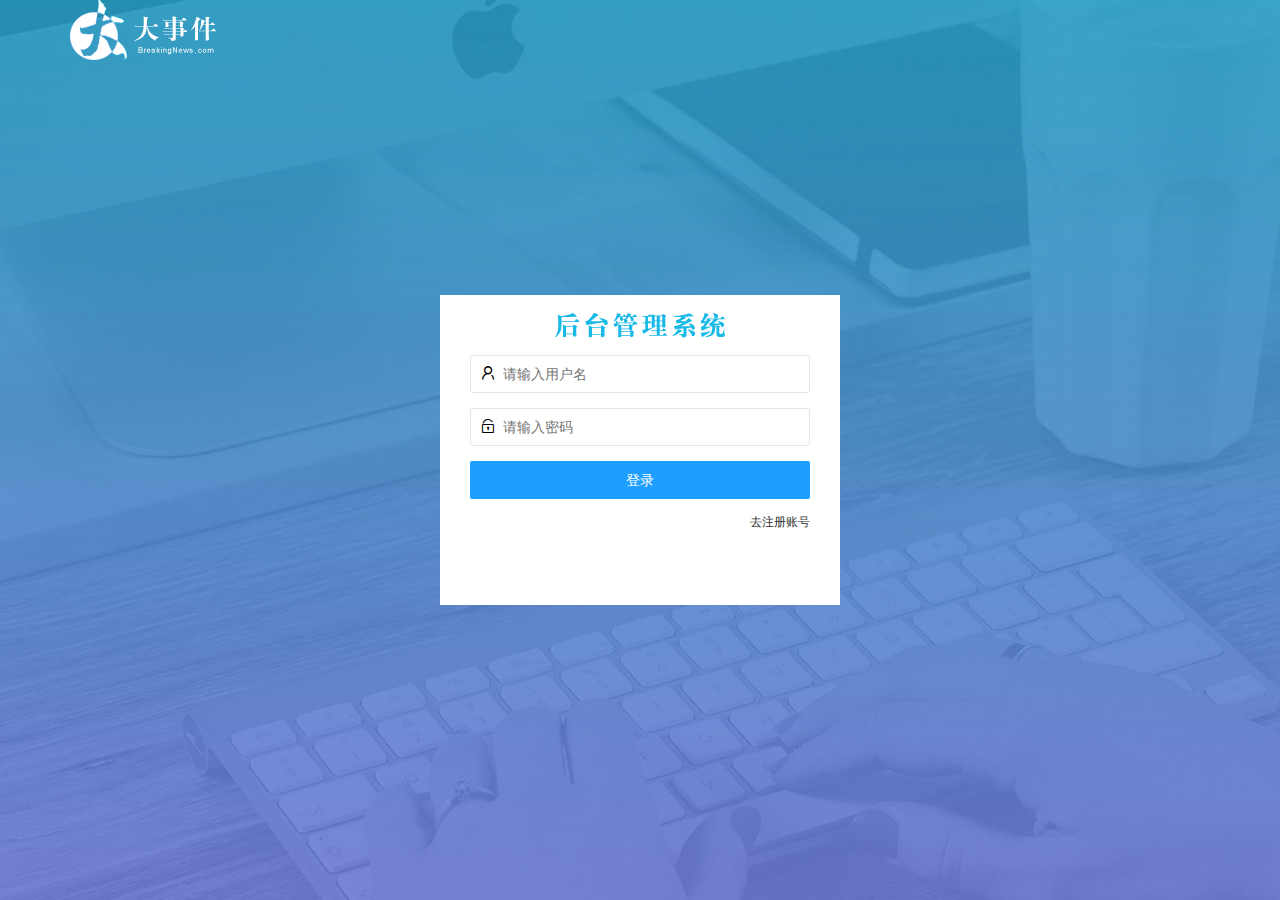
<file: login.html>
<!DOCTYPE html>
<html lang="en">
  <head>
    <meta charset="UTF-8" />
    <meta name="viewport" content="width=device-width, initial-scale=1.0" />
    <title>大事件-登录/注册</title>
    <!-- 导入 LayUI 的样式 -->
    <link rel="stylesheet" href="/assets/lib/layui/css/layui.css" />
    <!-- 导入自己的样式表 -->
    <link rel="stylesheet" href="/assets/css/login.css" />
  </head>
  <body>
    <!-- 头部的 Logo 区域 -->
    <div class="layui-main">
      <img src="/assets/images/logo.png" alt="" />
    </div>

    <!-- 登录注册区域 -->
    <div class="loginAndRegBox">
      <div class="title-box"></div>
      <!-- 登录的div -->
      <div class="login-box">
        <!-- 登录的表单 -->
        <form class="layui-form" id="form_login">
          <!-- 用户名 -->
          <div class="layui-form-item">
            <i class="layui-icon layui-icon-username"></i>
            <input type="text" name="username" required lay-verify="required" placeholder="请输入用户名" autocomplete="off" class="layui-input" />
          </div>
          <!-- 密码 -->
          <div class="layui-form-item">
            <i class="layui-icon layui-icon-password"></i>
            <input type="password" name="password" required lay-verify="required|pwd" placeholder="请输入密码" autocomplete="off" class="layui-input" />
          </div>
          <!-- 登录按钮 -->
          <div class="layui-form-item">
            <!-- 注意：表单提交按钮和普通按钮的区别，就是 lay-submit 属性 -->
            <button class="layui-btn layui-btn-fluid layui-btn-normal" lay-submit>登录</button>
          </div>
          <div class="layui-form-item links">
            <a href="javascript:;" id="link_reg">去注册账号</a>
          </div>
        </form>
      </div>
      <!-- 注册的div -->
      <div class="reg-box">
        <!-- 注册的表单 -->
        <form class="layui-form" id="form_reg">
          <!-- 用户名 -->
          <div class="layui-form-item">
            <i class="layui-icon layui-icon-username"></i>
            <input type="text" name="username" required lay-verify="required" placeholder="请输入用户名" autocomplete="off" class="layui-input" />
          </div>
          <!-- 密码 -->
          <div class="layui-form-item">
            <i class="layui-icon layui-icon-password"></i>
            <input type="password" name="password" required lay-verify="required|pwd" placeholder="请输入密码" autocomplete="off" class="layui-input" />
          </div>
          <!-- 密码确认框 -->
          <div class="layui-form-item">
            <i class="layui-icon layui-icon-password"></i>
            <input type="password" name="repassword" required lay-verify="required|pwd|repwd" placeholder="再次确认密码" autocomplete="off" class="layui-input" />
          </div>
          <!-- 注册按钮 -->
          <div class="layui-form-item">
            <!-- 注意：表单提交按钮和普通按钮的区别，就是 lay-submit 属性 -->
            <button class="layui-btn layui-btn-fluid layui-btn-normal" lay-submit>注册</button>
          </div>
          <div class="layui-form-item links">
            <a href="javascript:;" id="link_login">去登录</a>
          </div>
        </form>
      </div>
    </div>
    <!-- 导入 Layui 的JS文件 -->
    <script src="/assets/lib/layui/layui.all.js"></script>
    <!-- 导入 JQuery -->
    <script src="/assets/lib/jquery.js"></script>
    <!-- 导入自己封装的 baseAPI.js -->
    <script src="/assets/js/baseAPI.js"></script>
    <!-- 导入自己的 JavaScript 脚本 -->
    <script src="/assets/js/login.js"></script>
  </body>
</html>
</file>
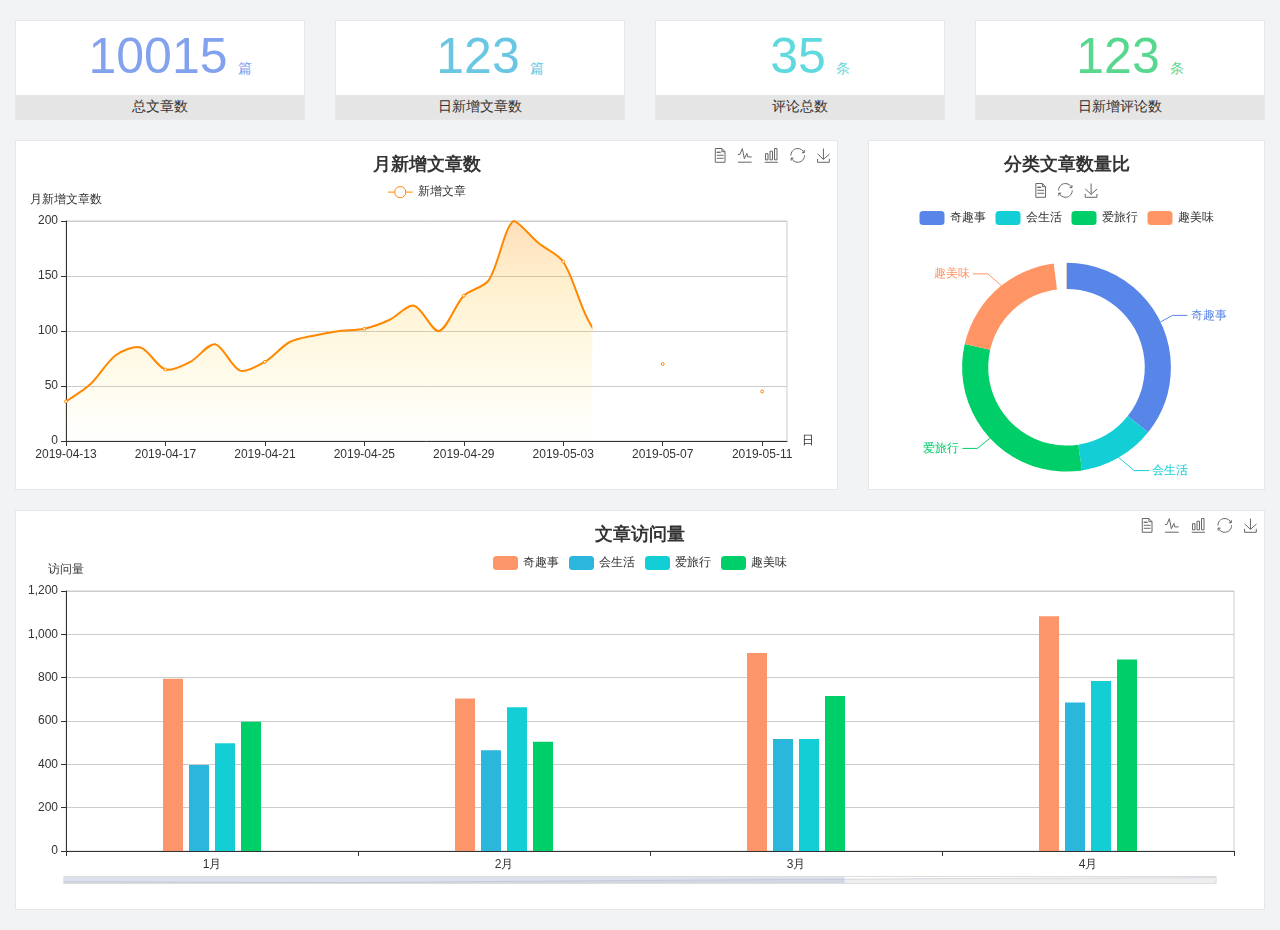
<file: home/dashboard.html>
<!DOCTYPE html>
<html lang="en">
  <head>
    <meta charset="UTF-8" />
    <meta name="viewport" content="width=device-width, initial-scale=1.0" />
    <meta http-equiv="X-UA-Compatible" content="ie=edge" />
    <title>图表统计</title>
    <link rel="stylesheet" href="../../assets/lib/bootstrap.css" />
    <link rel="stylesheet" href="../../assets/lib/main.css" />
    <script src="../../assets/lib/jquery.js"></script>
    <script type="text/javascript" src="../../assets/lib/echarts.min.js"></script>
  </head>

  <body>
    <div class="container-fluid">
      <div class="row spannel_list">
        <div class="col-sm-3 col-xs-6">
          <div class="spannel">
            <em>10015</em><span>篇</span>
            <b>总文章数</b>
          </div>
        </div>
        <div class="col-sm-3 col-xs-6">
          <div class="spannel scolor01">
            <em>123</em><span>篇</span>
            <b>日新增文章数</b>
          </div>
        </div>
        <div class="col-sm-3 col-xs-6">
          <div class="spannel scolor02">
            <em>35</em><span>条</span>
            <b>评论总数</b>
          </div>
        </div>
        <div class="col-sm-3 col-xs-6">
          <div class="spannel scolor03">
            <em>123</em><span>条</span>
            <b>日新增评论数</b>
          </div>
        </div>
      </div>
    </div>

    <div class="container-fluid">
      <div class="row curve-pie">
        <div class="col-lg-8 col-md-8">
          <div class="gragh_pannel" id="curve_show"></div>
        </div>
        <div class="col-lg-4 col-md-4">
          <div class="gragh_pannel" id="pie_show"></div>
        </div>
      </div>
    </div>

    <div class="container-fluid">
      <div class="column_pannel" id="column_show"></div>
    </div>

    <script>
      var oChart = echarts.init(document.getElementById('curve_show'));
      var aList_all = [
        { count: 36, date: '2019-04-13' },
        { count: 52, date: '2019-04-14' },
        { count: 78, date: '2019-04-15' },
        { count: 85, date: '2019-04-16' },
        { count: 65, date: '2019-04-17' },
        { count: 72, date: '2019-04-18' },
        { count: 88, date: '2019-04-19' },
        { count: 64, date: '2019-04-20' },
        { count: 72, date: '2019-04-21' },
        { count: 90, date: '2019-04-22' },
        { count: 96, date: '2019-04-23' },
        { count: 100, date: '2019-04-24' },
        { count: 102, date: '2019-04-25' },
        { count: 110, date: '2019-04-26' },
        { count: 123, date: '2019-04-27' },
        { count: 100, date: '2019-04-28' },
        { count: 132, date: '2019-04-29' },
        { count: 146, date: '2019-04-30' },
        { count: 200, date: '2019-05-01' },
        { count: 180, date: '2019-05-02' },
        { count: 163, date: '2019-05-03' },
        { count: 110, date: '2019-05-04' },
        { count: 80, date: '2019-05-05' },
        { count: 82, date: '2019-05-06' },
        { count: 70, date: '2019-05-07' },
        { count: 65, date: '2019-05-08' },
        { count: 54, date: '2019-05-09' },
        { count: 40, date: '2019-05-10' },
        { count: 45, date: '2019-05-11' },
        { count: 38, date: '2019-05-12' },
      ];

      let aCount = [];
      let aDate = [];

      for (var i = 0; i < aList_all.length; i++) {
        aCount.push(aList_all[i].count);
        aDate.push(aList_all[i].date);
      }

      var chartopt = {
        title: {
          text: '月新增文章数',
          left: 'center',
          top: '10',
        },
        tooltip: {
          trigger: 'axis',
        },
        legend: {
          data: ['新增文章'],
          top: '40',
        },
        toolbox: {
          show: true,
          feature: {
            mark: { show: true },
            dataView: { show: true, readOnly: false },
            magicType: { show: true, type: ['line', 'bar'] },
            restore: { show: true },
            saveAsImage: { show: true },
          },
        },
        calculable: true,
        xAxis: [
          {
            name: '日',
            type: 'category',
            boundaryGap: false,
            data: aDate,
          },
        ],
        yAxis: [
          {
            name: '月新增文章数',
            type: 'value',
          },
        ],
        series: [
          {
            name: '新增文章',
            type: 'line',
            smooth: true,
            itemStyle: { normal: { areaStyle: { type: 'default' }, color: '#f80' }, lineStyle: { color: '#f80' } },
            data: aCount,
          },
        ],
        areaStyle: {
          normal: {
            color: new echarts.graphic.LinearGradient(0, 0, 0, 1, [
              {
                offset: 0,
                color: 'rgba(255,136,0,0.39)',
              },
              {
                offset: 0.34,
                color: 'rgba(255,180,0,0.25)',
              },
              {
                offset: 1,
                color: 'rgba(255,222,0,0.00)',
              },
            ]),
          },
        },
        grid: {
          show: true,
          x: 50,
          x2: 50,
          y: 80,
          height: 220,
        },
      };

      oChart.setOption(chartopt);

      var oPie = echarts.init(document.getElementById('pie_show'));
      var oPieopt = {
        title: {
          top: 10,
          text: '分类文章数量比',
          x: 'center',
        },
        tooltip: {
          trigger: 'item',
          formatter: '{a} <br/>{b} : {c} ({d}%)',
        },
        color: ['#5885e8', '#13cfd5', '#00ce68', '#ff9565'],
        legend: {
          x: 'center',
          top: 65,
          data: ['奇趣事', '会生活', '爱旅行', '趣美味'],
        },
        toolbox: {
          show: true,
          x: 'center',
          top: 35,
          feature: {
            mark: { show: true },
            dataView: { show: true, readOnly: false },
            magicType: {
              show: true,
              type: ['pie', 'funnel'],
              option: {
                funnel: {
                  x: '25%',
                  width: '50%',
                  funnelAlign: 'left',
                  max: 1548,
                },
              },
            },
            restore: { show: true },
            saveAsImage: { show: true },
          },
        },
        calculable: true,
        series: [
          {
            name: '访问来源',
            type: 'pie',
            radius: ['45%', '60%'],
            center: ['50%', '65%'],
            data: [
              { value: 300, name: '奇趣事' },
              { value: 100, name: '会生活' },
              { value: 260, name: '爱旅行' },
              { value: 180, name: '趣美味' },
            ],
          },
        ],
      };
      oPie.setOption(oPieopt);

      var oColumn = this.echarts.init(document.getElementById('column_show'));
      var oColumnopt = {
        title: {
          text: '文章访问量',
          left: 'center',
          top: '10',
        },
        tooltip: {
          trigger: 'axis',
        },
        legend: {
          data: ['奇趣事', '会生活', '爱旅行', '趣美味'],
          top: '40',
        },
        toolbox: {
          show: true,
          feature: {
            mark: { show: true },
            dataView: { show: true, readOnly: false },
            magicType: { show: true, type: ['line', 'bar'] },
            restore: { show: true },
            saveAsImage: { show: true },
          },
        },
        calculable: true,
        xAxis: [
          {
            type: 'category',
            data: ['1月', '2月', '3月', '4月', '5月'],
          },
        ],
        yAxis: [
          {
            name: '访问量',
            type: 'value',
          },
        ],
        series: [
          {
            name: '奇趣事',
            type: 'bar',
            barWidth: 20,
            itemStyle: {
              normal: { areaStyle: { type: 'default' }, color: '#fd956a' },
            },
            data: [800, 708, 920, 1090, 1200],
          },
          {
            name: '会生活',
            type: 'bar',
            barWidth: 20,
            itemStyle: {
              normal: { areaStyle: { type: 'default' }, color: '#2bb6db' },
            },
            data: [400, 468, 520, 690, 800],
          },
          {
            name: '爱旅行',
            type: 'bar',
            barWidth: 20,
            itemStyle: {
              normal: { areaStyle: { type: 'default' }, color: '#13cfd5' },
            },
            data: [500, 668, 520, 790, 900],
          },
          {
            name: '趣美味',
            type: 'bar',
            barWidth: 20,
            itemStyle: {
              normal: { areaStyle: { type: 'default' }, color: '#00ce68' },
            },
            data: [600, 508, 720, 890, 1000],
          },
        ],
        grid: {
          show: true,
          x: 50,
          x2: 30,
          y: 80,
          height: 260,
        },
        dataZoom: [
          //给x轴设置滚动条
          {
            start: 0, //默认为0
            end: 100 - 1000 / 31, //默认为100
            type: 'slider',
            show: true,
            xAxisIndex: [0],
            handleSize: 0, //滑动条的 左右2个滑动条的大小
            height: 8, //组件高度
            left: 45, //左边的距离
            right: 50, //右边的距离
            bottom: 26, //右边的距离
            handleColor: '#ddd', //h滑动图标的颜色
            handleStyle: {
              borderColor: '#cacaca',
              borderWidth: '1',
              shadowBlur: 2,
              background: '#ddd',
              shadowColor: '#ddd',
            },
          },
        ],
      };
      oColumn.setOption(oColumnopt);
    </script>
  </body>
</html>
</file>
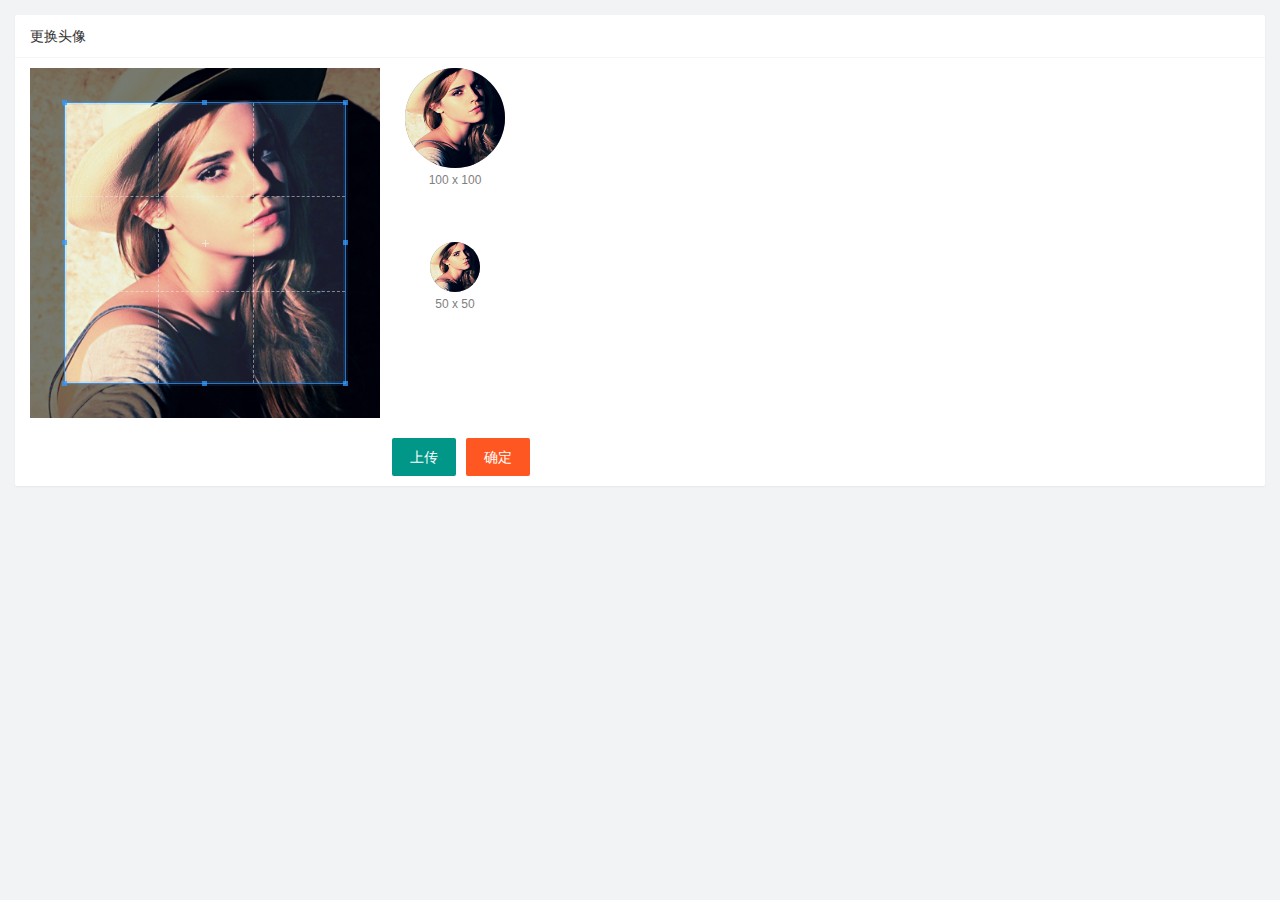
<file: user/user_avatar.html>
<!DOCTYPE html>
<html lang="en">

<head>
    <meta charset="UTF-8" />
    <meta name="viewport" content="width=device-width, initial-scale=1.0" />
    <title>Document</title>
    <link rel="stylesheet" href="/assets/lib/layui/css/layui.css" />
    <link rel="stylesheet" href="/assets/lib/cropper/cropper.css" />
    <link rel="stylesheet" href="/assets/css/user/user_avatar.css" />
</head>

<body>
    <!-- 卡片区域 -->
    <div class="layui-card">
        <div class="layui-card-header">更换头像</div>
        <div class="layui-card-body">
            <!-- 第一行的图片裁剪和预览区域 -->
            <div class="row1">
                <!-- 图片裁剪区域 -->
                <div class="cropper-box">
                    <!-- 这个 img 标签很重要，将来会把它初始化为裁剪区域 -->
                    <img id="image" src="/assets/images/sample.jpg" />
                </div>
                <!-- 图片的预览区域 -->
                <div class="preview-box">
                    <div>
                        <!-- 宽高为 100px 的预览区域 -->
                        <div class="img-preview w100"></div>
                        <p class="size">100 x 100</p>
                    </div>
                    <div>
                        <!-- 宽高为 50px 的预览区域 -->
                        <div class="img-preview w50"></div>
                        <p class="size">50 x 50</p>
                    </div>
                </div>
            </div>

            <!-- 第二行的按钮区域 -->
            <div class="row2">
                <!-- 通过 accept 属性，可以指定，允许用户选择什么类型的文件 -->
                <input type="file" id="file" accept="image/png,image/jpeg" />
                <button type="button" class="layui-btn" id="btnChooseImage">上传</button>
                <button type="button" class="layui-btn layui-btn-danger" id="btnUpload">确定</button>
            </div>
        </div>
    </div>

    <script src="/assets/lib/layui/layui.all.js"></script>
    <script src="/assets/lib/jquery.js"></script>
    <script src="/assets/lib/cropper/Cropper.js"></script>
    <script src="/assets/lib/cropper/jquery-cropper.js"></script>
    <script src="/assets/js/baseAPI.js"></script>
    <script src="/assets/js/user/user_avatar.js"></script>
</body>

</html>
</file>
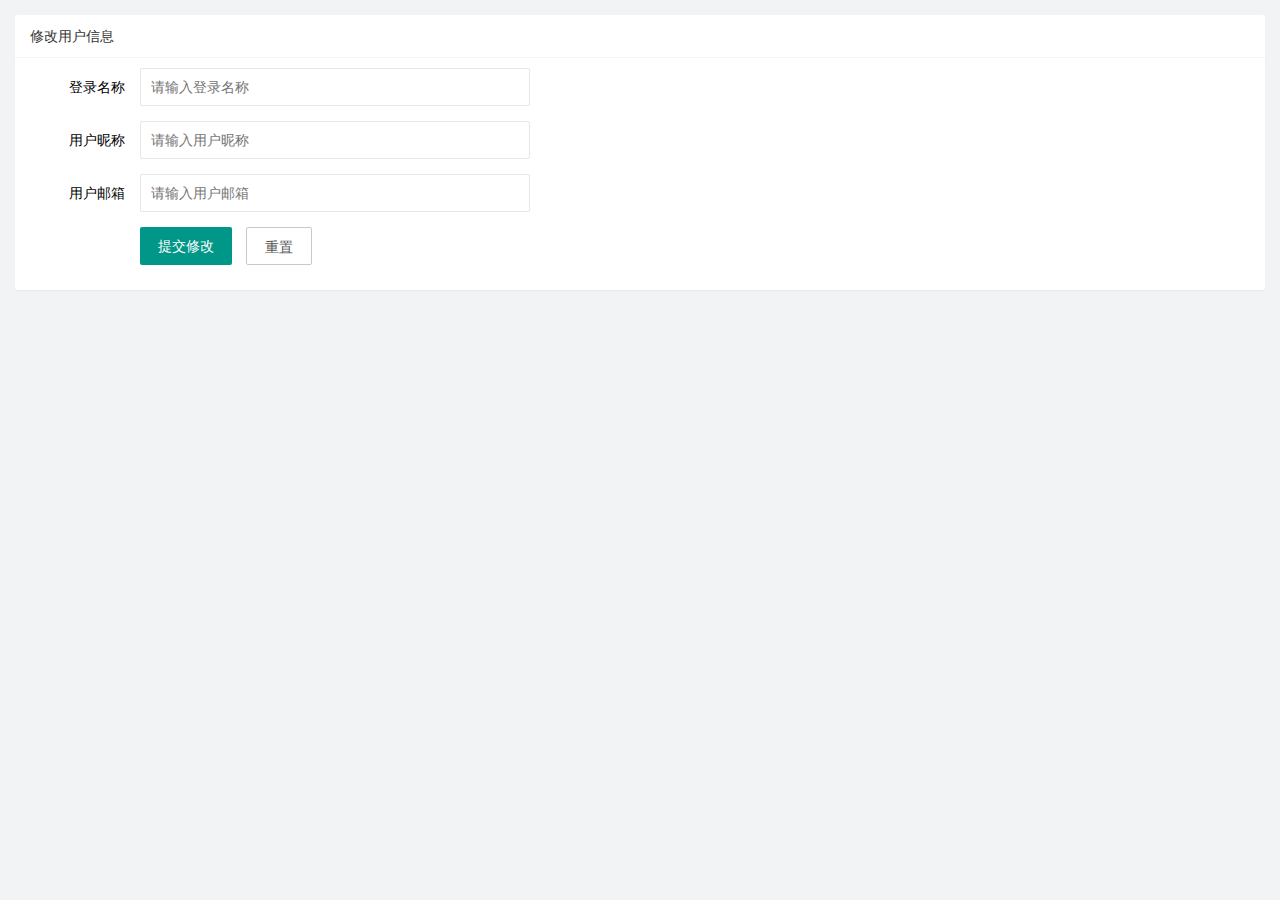
<file: user/user_info.html>
<!DOCTYPE html>
<html lang="en">
  <head>
    <meta charset="UTF-8" />
    <meta name="viewport" content="width=device-width, initial-scale=1.0" />
    <title>Document</title>
    <!-- 导入 layui 的样式 -->
    <link rel="stylesheet" href="/assets/lib/layui/css/layui.css" />
    <!-- 导入自己的样式 -->
    <link rel="stylesheet" href="/assets/css/user/user_info.css" />
  </head>
  <body>
    <!-- 卡片区域 -->
    <div class="layui-card">
      <div class="layui-card-header">修改用户信息</div>
      <div class="layui-card-body">
        <!-- form 表单区域 -->
        <form class="layui-form" lay-filter="formUserInfo">
          <!-- 这是隐藏域 -->
          <input type="hidden" name="id" value="" />
          <div class="layui-form-item">
            <label class="layui-form-label">登录名称</label>
            <div class="layui-input-block">
              <input type="text" name="username" required lay-verify="required" placeholder="请输入登录名称" autocomplete="off" class="layui-input" readonly />
            </div>
          </div>
          <div class="layui-form-item">
            <label class="layui-form-label">用户昵称</label>
            <div class="layui-input-block">
              <input type="text" name="nickname" required lay-verify="required|nickname" placeholder="请输入用户昵称" autocomplete="off" class="layui-input" />
            </div>
          </div>
          <div class="layui-form-item">
            <label class="layui-form-label">用户邮箱</label>
            <div class="layui-input-block">
              <input type="text" name="email" required lay-verify="required|email" placeholder="请输入用户邮箱" autocomplete="off" class="layui-input" />
            </div>
          </div>
          <div class="layui-form-item">
            <div class="layui-input-block">
              <button class="layui-btn" lay-submit lay-filter="formDemo">提交修改</button>
              <button type="reset" class="layui-btn layui-btn-primary" id="btnReset">重置</button>
            </div>
          </div>
        </form>
      </div>
    </div>

    <!-- 导入 layui 的 js -->
    <script src="/assets/lib/layui/layui.all.js"></script>
    <!-- 导入 jquery -->
    <script src="/assets/lib/jquery.js"></script>
    <!-- 导入 baseAPI -->
    <script src="/assets/js/baseAPI.js"></script>
    <!-- 导入自己的 js -->
    <script src="/assets/js/user/user_info.js"></script>
  </body>
</html>
</file>
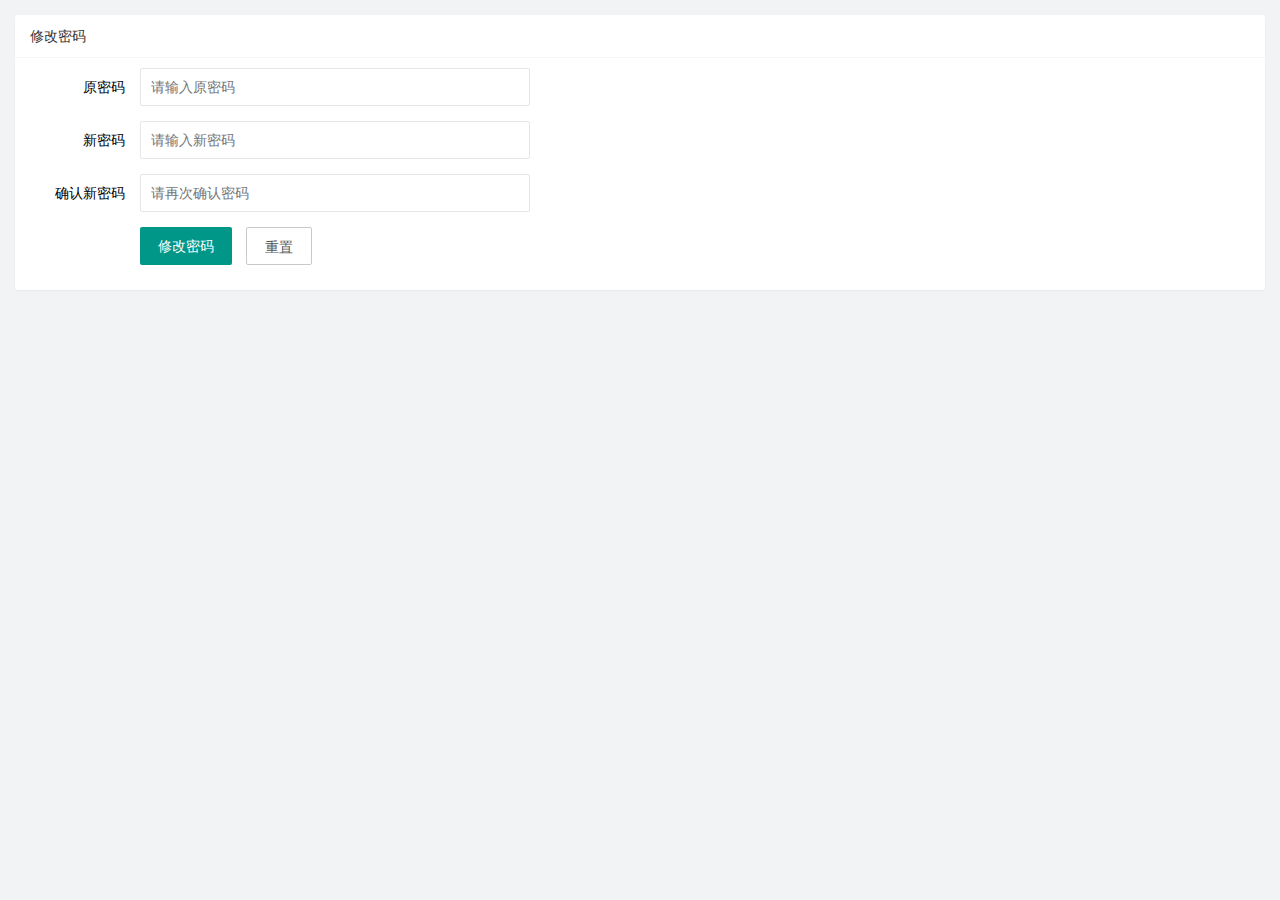
<file: user/user_pwd.html>
<!DOCTYPE html>
<html lang="en">

<head>
    <meta charset="UTF-8" />
    <meta name="viewport" content="width=device-width, initial-scale=1.0" />
    <title>Document</title>
    <link rel="stylesheet" href="/assets/lib/layui/css/layui.css" />
    <link rel="stylesheet" href="/assets/css/user/user_pwd.css" />
</head>

<body>
    <!-- 卡片区域 -->
    <div class="layui-card">
        <div class="layui-card-header">修改密码</div>
        <div class="layui-card-body">
            <form class="layui-form">
                <div class="layui-form-item">
                    <label class="layui-form-label">原密码</label>
                    <div class="layui-input-block">
                        <input type="password" name="oldPwd" required lay-verify="required|pwd" placeholder="请输入原密码"
                            autocomplete="off" class="layui-input" />
                    </div>
                </div>
                <div class="layui-form-item">
                    <label class="layui-form-label">新密码</label>
                    <div class="layui-input-block">
                        <input type="password" name="newPwd" required lay-verify="required|pwd|samePwd"
                            placeholder="请输入新密码" autocomplete="off" class="layui-input" />
                    </div>
                </div>
                <div class="layui-form-item">
                    <label class="layui-form-label">确认新密码</label>
                    <div class="layui-input-block">
                        <input type="password" name="rePwd" required lay-verify="required|pwd|rePwd"
                            placeholder="请再次确认密码" autocomplete="off" class="layui-input" />
                    </div>
                </div>
                <div class="layui-form-item">
                    <div class="layui-input-block">
                        <button class="layui-btn" lay-submit lay-filter="formDemo">修改密码</button>
                        <button type="reset" class="layui-btn layui-btn-primary">重置</button>
                    </div>
                </div>
            </form>
        </div>
    </div>

    <!-- 导入 layui 的 js -->
    <script src="/assets/lib/layui/layui.all.js"></script>
    <!-- 导入 jQuery -->
    <script src="/assets/lib/jquery.js"></script>
    <!-- 导入 baseAPI -->
    <script src="/assets/js/baseAPI.js"></script>
    <!-- 导入自己的 js -->
    <script src="/assets/js/user/user_pwd.js"></script>
</body>

</html>
</file>
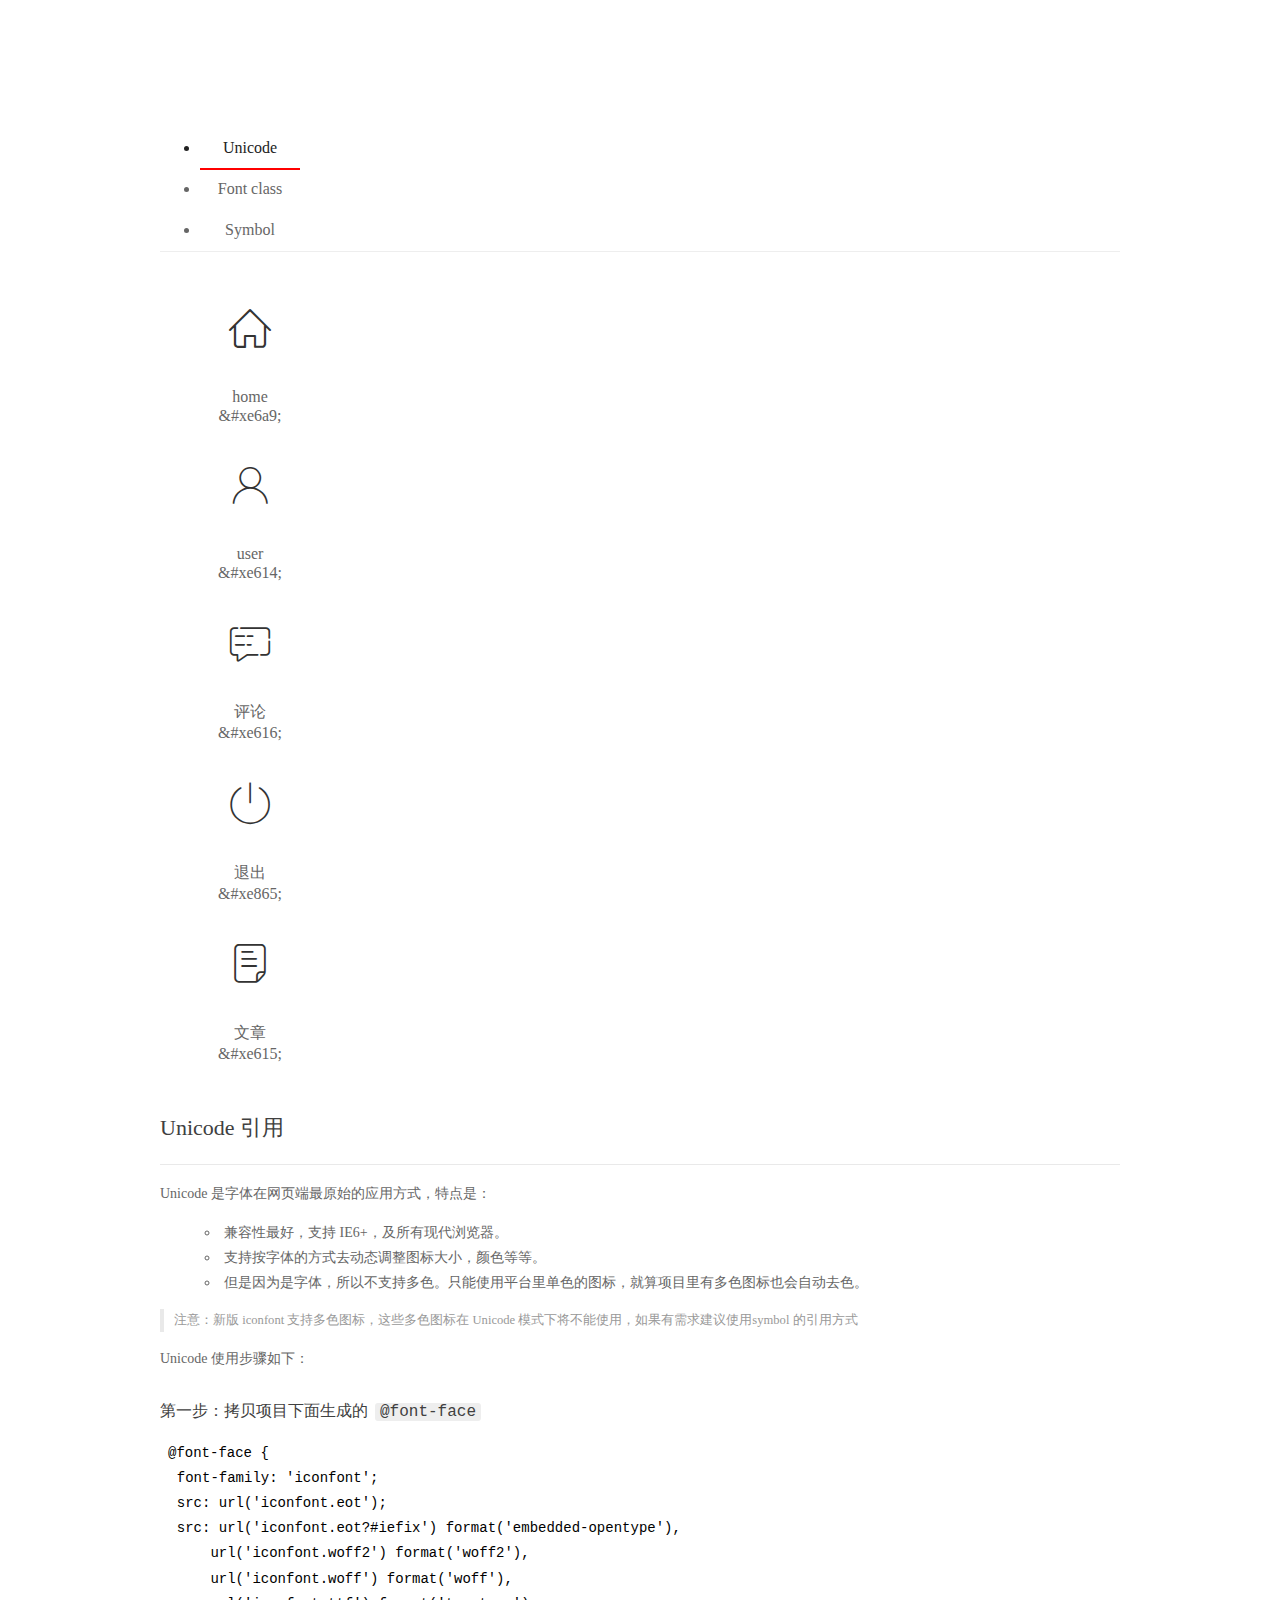
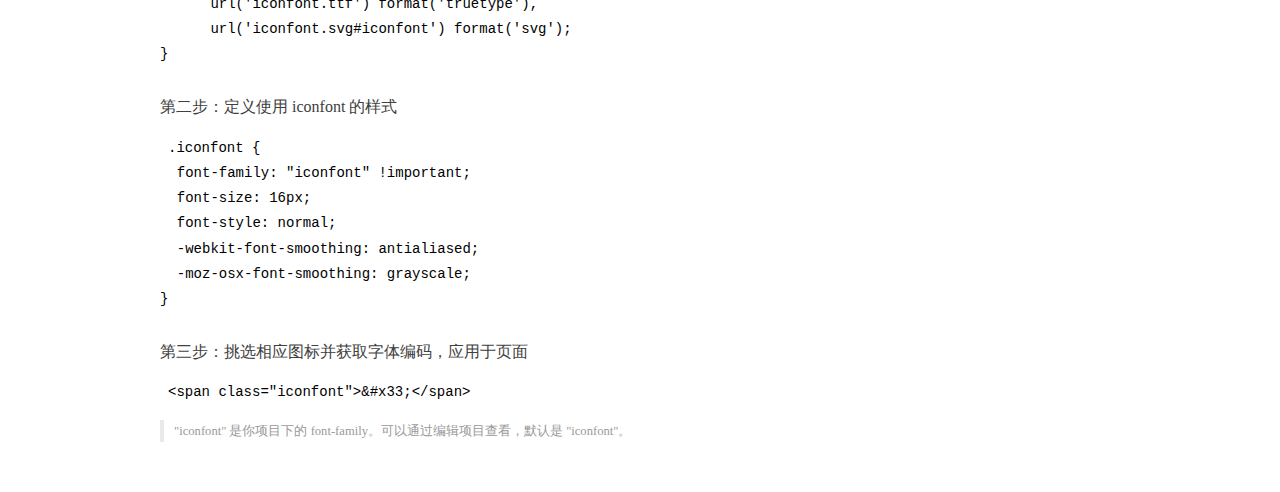
<file: assets/fonts/demo_index.html>
<!DOCTYPE html>
<html>
<head>
  <meta charset="utf-8"/>
  <title>IconFont Demo</title>
  <link rel="shortcut icon" href="https://gtms04.alicdn.com/tps/i4/TB1_oz6GVXXXXaFXpXXJDFnIXXX-64-64.ico" type="image/x-icon"/>
  <link rel="stylesheet" href="https://g.alicdn.com/thx/cube/1.3.2/cube.min.css">
  <link rel="stylesheet" href="demo.css">
  <link rel="stylesheet" href="iconfont.css">
  <script src="iconfont.js"></script>
  <!-- jQuery -->
  <script src="https://a1.alicdn.com/oss/uploads/2018/12/26/7bfddb60-08e8-11e9-9b04-53e73bb6408b.js"></script>
  <!-- 代码高亮 -->
  <script src="https://a1.alicdn.com/oss/uploads/2018/12/26/a3f714d0-08e6-11e9-8a15-ebf944d7534c.js"></script>
</head>
<body>
  <div class="main">
    <h1 class="logo"><a href="https://www.iconfont.cn/" title="iconfont 首页" target="_blank">&#xe86b;</a></h1>
    <div class="nav-tabs">
      <ul id="tabs" class="dib-box">
        <li class="dib active"><span>Unicode</span></li>
        <li class="dib"><span>Font class</span></li>
        <li class="dib"><span>Symbol</span></li>
      </ul>
      
    </div>
    <div class="tab-container">
      <div class="content unicode" style="display: block;">
          <ul class="icon_lists dib-box">
          
            <li class="dib">
              <span class="icon iconfont">&#xe6a9;</span>
                <div class="name">home</div>
                <div class="code-name">&amp;#xe6a9;</div>
              </li>
          
            <li class="dib">
              <span class="icon iconfont">&#xe614;</span>
                <div class="name">user</div>
                <div class="code-name">&amp;#xe614;</div>
              </li>
          
            <li class="dib">
              <span class="icon iconfont">&#xe616;</span>
                <div class="name">评论</div>
                <div class="code-name">&amp;#xe616;</div>
              </li>
          
            <li class="dib">
              <span class="icon iconfont">&#xe865;</span>
                <div class="name">退出</div>
                <div class="code-name">&amp;#xe865;</div>
              </li>
          
            <li class="dib">
              <span class="icon iconfont">&#xe615;</span>
                <div class="name">文章</div>
                <div class="code-name">&amp;#xe615;</div>
              </li>
          
          </ul>
          <div class="article markdown">
          <h2 id="unicode-">Unicode 引用</h2>
          <hr>

          <p>Unicode 是字体在网页端最原始的应用方式，特点是：</p>
          <ul>
            <li>兼容性最好，支持 IE6+，及所有现代浏览器。</li>
            <li>支持按字体的方式去动态调整图标大小，颜色等等。</li>
            <li>但是因为是字体，所以不支持多色。只能使用平台里单色的图标，就算项目里有多色图标也会自动去色。</li>
          </ul>
          <blockquote>
            <p>注意：新版 iconfont 支持多色图标，这些多色图标在 Unicode 模式下将不能使用，如果有需求建议使用symbol 的引用方式</p>
          </blockquote>
          <p>Unicode 使用步骤如下：</p>
          <h3 id="-font-face">第一步：拷贝项目下面生成的 <code>@font-face</code></h3>
<pre><code class="language-css"
>@font-face {
  font-family: 'iconfont';
  src: url('iconfont.eot');
  src: url('iconfont.eot?#iefix') format('embedded-opentype'),
      url('iconfont.woff2') format('woff2'),
      url('iconfont.woff') format('woff'),
      url('iconfont.ttf') format('truetype'),
      url('iconfont.svg#iconfont') format('svg');
}
</code></pre>
          <h3 id="-iconfont-">第二步：定义使用 iconfont 的样式</h3>
<pre><code class="language-css"
>.iconfont {
  font-family: "iconfont" !important;
  font-size: 16px;
  font-style: normal;
  -webkit-font-smoothing: antialiased;
  -moz-osx-font-smoothing: grayscale;
}
</code></pre>
          <h3 id="-">第三步：挑选相应图标并获取字体编码，应用于页面</h3>
<pre>
<code class="language-html"
>&lt;span class="iconfont"&gt;&amp;#x33;&lt;/span&gt;
</code></pre>
          <blockquote>
            <p>"iconfont" 是你项目下的 font-family。可以通过编辑项目查看，默认是 "iconfont"。</p>
          </blockquote>
          </div>
      </div>
      <div class="content font-class">
        <ul class="icon_lists dib-box">
          
          <li class="dib">
            <span class="icon iconfont icon-home"></span>
            <div class="name">
              home
            </div>
            <div class="code-name">.icon-home
            </div>
          </li>
          
          <li class="dib">
            <span class="icon iconfont icon-user"></span>
            <div class="name">
              user
            </div>
            <div class="code-name">.icon-user
            </div>
          </li>
          
          <li class="dib">
            <span class="icon iconfont icon-pinglun"></span>
            <div class="name">
              评论
            </div>
            <div class="code-name">.icon-pinglun
            </div>
          </li>
          
          <li class="dib">
            <span class="icon iconfont icon-tuichu"></span>
            <div class="name">
              退出
            </div>
            <div class="code-name">.icon-tuichu
            </div>
          </li>
          
          <li class="dib">
            <span class="icon iconfont icon-16"></span>
            <div class="name">
              文章
            </div>
            <div class="code-name">.icon-16
            </div>
          </li>
          
        </ul>
        <div class="article markdown">
        <h2 id="font-class-">font-class 引用</h2>
        <hr>

        <p>font-class 是 Unicode 使用方式的一种变种，主要是解决 Unicode 书写不直观，语意不明确的问题。</p>
        <p>与 Unicode 使用方式相比，具有如下特点：</p>
        <ul>
          <li>兼容性良好，支持 IE8+，及所有现代浏览器。</li>
          <li>相比于 Unicode 语意明确，书写更直观。可以很容易分辨这个 icon 是什么。</li>
          <li>因为使用 class 来定义图标，所以当要替换图标时，只需要修改 class 里面的 Unicode 引用。</li>
          <li>不过因为本质上还是使用的字体，所以多色图标还是不支持的。</li>
        </ul>
        <p>使用步骤如下：</p>
        <h3 id="-fontclass-">第一步：引入项目下面生成的 fontclass 代码：</h3>
<pre><code class="language-html">&lt;link rel="stylesheet" href="./iconfont.css"&gt;
</code></pre>
        <h3 id="-">第二步：挑选相应图标并获取类名，应用于页面：</h3>
<pre><code class="language-html">&lt;span class="iconfont icon-xxx"&gt;&lt;/span&gt;
</code></pre>
        <blockquote>
          <p>"
            iconfont" 是你项目下的 font-family。可以通过编辑项目查看，默认是 "iconfont"。</p>
        </blockquote>
      </div>
      </div>
      <div class="content symbol">
          <ul class="icon_lists dib-box">
          
            <li class="dib">
                <svg class="icon svg-icon" aria-hidden="true">
                  <use xlink:href="#icon-home"></use>
                </svg>
                <div class="name">home</div>
                <div class="code-name">#icon-home</div>
            </li>
          
            <li class="dib">
                <svg class="icon svg-icon" aria-hidden="true">
                  <use xlink:href="#icon-user"></use>
                </svg>
                <div class="name">user</div>
                <div class="code-name">#icon-user</div>
            </li>
          
            <li class="dib">
                <svg class="icon svg-icon" aria-hidden="true">
                  <use xlink:href="#icon-pinglun"></use>
                </svg>
                <div class="name">评论</div>
                <div class="code-name">#icon-pinglun</div>
            </li>
          
            <li class="dib">
                <svg class="icon svg-icon" aria-hidden="true">
                  <use xlink:href="#icon-tuichu"></use>
                </svg>
                <div class="name">退出</div>
                <div class="code-name">#icon-tuichu</div>
            </li>
          
            <li class="dib">
                <svg class="icon svg-icon" aria-hidden="true">
                  <use xlink:href="#icon-16"></use>
                </svg>
                <div class="name">文章</div>
                <div class="code-name">#icon-16</div>
            </li>
          
          </ul>
          <div class="article markdown">
          <h2 id="symbol-">Symbol 引用</h2>
          <hr>

          <p>这是一种全新的使用方式，应该说这才是未来的主流，也是平台目前推荐的用法。相关介绍可以参考这篇<a href="">文章</a>
            这种用法其实是做了一个 SVG 的集合，与另外两种相比具有如下特点：</p>
          <ul>
            <li>支持多色图标了，不再受单色限制。</li>
            <li>通过一些技巧，支持像字体那样，通过 <code>font-size</code>, <code>color</code> 来调整样式。</li>
            <li>兼容性较差，支持 IE9+，及现代浏览器。</li>
            <li>浏览器渲染 SVG 的性能一般，还不如 png。</li>
          </ul>
          <p>使用步骤如下：</p>
          <h3 id="-symbol-">第一步：引入项目下面生成的 symbol 代码：</h3>
<pre><code class="language-html">&lt;script src="./iconfont.js"&gt;&lt;/script&gt;
</code></pre>
          <h3 id="-css-">第二步：加入通用 CSS 代码（引入一次就行）：</h3>
<pre><code class="language-html">&lt;style&gt;
.icon {
  width: 1em;
  height: 1em;
  vertical-align: -0.15em;
  fill: currentColor;
  overflow: hidden;
}
&lt;/style&gt;
</code></pre>
          <h3 id="-">第三步：挑选相应图标并获取类名，应用于页面：</h3>
<pre><code class="language-html">&lt;svg class="icon" aria-hidden="true"&gt;
  &lt;use xlink:href="#icon-xxx"&gt;&lt;/use&gt;
&lt;/svg&gt;
</code></pre>
          </div>
      </div>

    </div>
  </div>
  <script>
  $(document).ready(function () {
      $('.tab-container .content:first').show()

      $('#tabs li').click(function (e) {
        var tabContent = $('.tab-container .content')
        var index = $(this).index()

        if ($(this).hasClass('active')) {
          return
        } else {
          $('#tabs li').removeClass('active')
          $(this).addClass('active')

          tabContent.hide().eq(index).fadeIn()
        }
      })
    })
  </script>
</body>
</html>
</file>
<file: assets/lib/layui/css/layui.css>
/** layui-v2.5.5 MIT License By https://www.layui.com */
 .layui-inline,img{display:inline-block;vertical-align:middle}h1,h2,h3,h4,h5,h6{font-weight:400}.layui-edge,.layui-header,.layui-inline,.layui-main{position:relative}.layui-body,.layui-edge,.layui-elip{overflow:hidden}.layui-btn,.layui-edge,.layui-inline,img{vertical-align:middle}.layui-btn,.layui-disabled,.layui-icon,.layui-unselect{-moz-user-select:none;-webkit-user-select:none;-ms-user-select:none}.layui-elip,.layui-form-checkbox span,.layui-form-pane .layui-form-label{text-overflow:ellipsis;white-space:nowrap}.layui-breadcrumb,.layui-tree-btnGroup{visibility:hidden}blockquote,body,button,dd,div,dl,dt,form,h1,h2,h3,h4,h5,h6,input,li,ol,p,pre,td,textarea,th,ul{margin:0;padding:0;-webkit-tap-highlight-color:rgba(0,0,0,0)}a:active,a:hover{outline:0}img{border:none}li{list-style:none}table{border-collapse:collapse;border-spacing:0}h4,h5,h6{font-size:100%}button,input,optgroup,option,select,textarea{font-family:inherit;font-size:inherit;font-style:inherit;font-weight:inherit;outline:0}pre{white-space:pre-wrap;white-space:-moz-pre-wrap;white-space:-pre-wrap;white-space:-o-pre-wrap;word-wrap:break-word}body{line-height:24px;font:14px Helvetica Neue,Helvetica,PingFang SC,Tahoma,Arial,sans-serif}hr{height:1px;margin:10px 0;border:0;clear:both}a{color:#333;text-decoration:none}a:hover{color:#777}a cite{font-style:normal;*cursor:pointer}.layui-border-box,.layui-border-box *{box-sizing:border-box}.layui-box,.layui-box *{box-sizing:content-box}.layui-clear{clear:both;*zoom:1}.layui-clear:after{content:'\20';clear:both;*zoom:1;display:block;height:0}.layui-inline{*display:inline;*zoom:1}.layui-edge{display:inline-block;width:0;height:0;border-width:6px;border-style:dashed;border-color:transparent}.layui-edge-top{top:-4px;border-bottom-color:#999;border-bottom-style:solid}.layui-edge-right{border-left-color:#999;border-left-style:solid}.layui-edge-bottom{top:2px;border-top-color:#999;border-top-style:solid}.layui-edge-left{border-right-color:#999;border-right-style:solid}.layui-disabled,.layui-disabled:hover{color:#d2d2d2!important;cursor:not-allowed!important}.layui-circle{border-radius:100%}.layui-show{display:block!important}.layui-hide{display:none!important}@font-face{font-family:layui-icon;src:url(../font/iconfont.eot?v=250);src:url(../font/iconfont.eot?v=250#iefix) format('embedded-opentype'),url(../font/iconfont.woff2?v=250) format('woff2'),url(../font/iconfont.woff?v=250) format('woff'),url(../font/iconfont.ttf?v=250) format('truetype'),url(../font/iconfont.svg?v=250#layui-icon) format('svg')}.layui-icon{font-family:layui-icon!important;font-size:16px;font-style:normal;-webkit-font-smoothing:antialiased;-moz-osx-font-smoothing:grayscale}.layui-icon-reply-fill:before{content:"\e611"}.layui-icon-set-fill:before{content:"\e614"}.layui-icon-menu-fill:before{content:"\e60f"}.layui-icon-search:before{content:"\e615"}.layui-icon-share:before{content:"\e641"}.layui-icon-set-sm:before{content:"\e620"}.layui-icon-engine:before{content:"\e628"}.layui-icon-close:before{content:"\1006"}.layui-icon-close-fill:before{content:"\1007"}.layui-icon-chart-screen:before{content:"\e629"}.layui-icon-star:before{content:"\e600"}.layui-icon-circle-dot:before{content:"\e617"}.layui-icon-chat:before{content:"\e606"}.layui-icon-release:before{content:"\e609"}.layui-icon-list:before{content:"\e60a"}.layui-icon-chart:before{content:"\e62c"}.layui-icon-ok-circle:before{content:"\1005"}.layui-icon-layim-theme:before{content:"\e61b"}.layui-icon-table:before{content:"\e62d"}.layui-icon-right:before{content:"\e602"}.layui-icon-left:before{content:"\e603"}.layui-icon-cart-simple:before{content:"\e698"}.layui-icon-face-cry:before{content:"\e69c"}.layui-icon-face-smile:before{content:"\e6af"}.layui-icon-survey:before{content:"\e6b2"}.layui-icon-tree:before{content:"\e62e"}.layui-icon-upload-circle:before{content:"\e62f"}.layui-icon-add-circle:before{content:"\e61f"}.layui-icon-download-circle:before{content:"\e601"}.layui-icon-templeate-1:before{content:"\e630"}.layui-icon-util:before{content:"\e631"}.layui-icon-face-surprised:before{content:"\e664"}.layui-icon-edit:before{content:"\e642"}.layui-icon-speaker:before{content:"\e645"}.layui-icon-down:before{content:"\e61a"}.layui-icon-file:before{content:"\e621"}.layui-icon-layouts:before{content:"\e632"}.layui-icon-rate-half:before{content:"\e6c9"}.layui-icon-add-circle-fine:before{content:"\e608"}.layui-icon-prev-circle:before{content:"\e633"}.layui-icon-read:before{content:"\e705"}.layui-icon-404:before{content:"\e61c"}.layui-icon-carousel:before{content:"\e634"}.layui-icon-help:before{content:"\e607"}.layui-icon-code-circle:before{content:"\e635"}.layui-icon-water:before{content:"\e636"}.layui-icon-username:before{content:"\e66f"}.layui-icon-find-fill:before{content:"\e670"}.layui-icon-about:before{content:"\e60b"}.layui-icon-location:before{content:"\e715"}.layui-icon-up:before{content:"\e619"}.layui-icon-pause:before{content:"\e651"}.layui-icon-date:before{content:"\e637"}.layui-icon-layim-uploadfile:before{content:"\e61d"}.layui-icon-delete:before{content:"\e640"}.layui-icon-play:before{content:"\e652"}.layui-icon-top:before{content:"\e604"}.layui-icon-friends:before{content:"\e612"}.layui-icon-refresh-3:before{content:"\e9aa"}.layui-icon-ok:before{content:"\e605"}.layui-icon-layer:before{content:"\e638"}.layui-icon-face-smile-fine:before{content:"\e60c"}.layui-icon-dollar:before{content:"\e659"}.layui-icon-group:before{content:"\e613"}.layui-icon-layim-download:before{content:"\e61e"}.layui-icon-picture-fine:before{content:"\e60d"}.layui-icon-link:before{content:"\e64c"}.layui-icon-diamond:before{content:"\e735"}.layui-icon-log:before{content:"\e60e"}.layui-icon-rate-solid:before{content:"\e67a"}.layui-icon-fonts-del:before{content:"\e64f"}.layui-icon-unlink:before{content:"\e64d"}.layui-icon-fonts-clear:before{content:"\e639"}.layui-icon-triangle-r:before{content:"\e623"}.layui-icon-circle:before{content:"\e63f"}.layui-icon-radio:before{content:"\e643"}.layui-icon-align-center:before{content:"\e647"}.layui-icon-align-right:before{content:"\e648"}.layui-icon-align-left:before{content:"\e649"}.layui-icon-loading-1:before{content:"\e63e"}.layui-icon-return:before{content:"\e65c"}.layui-icon-fonts-strong:before{content:"\e62b"}.layui-icon-upload:before{content:"\e67c"}.layui-icon-dialogue:before{content:"\e63a"}.layui-icon-video:before{content:"\e6ed"}.layui-icon-headset:before{content:"\e6fc"}.layui-icon-cellphone-fine:before{content:"\e63b"}.layui-icon-add-1:before{content:"\e654"}.layui-icon-face-smile-b:before{content:"\e650"}.layui-icon-fonts-html:before{content:"\e64b"}.layui-icon-form:before{content:"\e63c"}.layui-icon-cart:before{content:"\e657"}.layui-icon-camera-fill:before{content:"\e65d"}.layui-icon-tabs:before{content:"\e62a"}.layui-icon-fonts-code:before{content:"\e64e"}.layui-icon-fire:before{content:"\e756"}.layui-icon-set:before{content:"\e716"}.layui-icon-fonts-u:before{content:"\e646"}.layui-icon-triangle-d:before{content:"\e625"}.layui-icon-tips:before{content:"\e702"}.layui-icon-picture:before{content:"\e64a"}.layui-icon-more-vertical:before{content:"\e671"}.layui-icon-flag:before{content:"\e66c"}.layui-icon-loading:before{content:"\e63d"}.layui-icon-fonts-i:before{content:"\e644"}.layui-icon-refresh-1:before{content:"\e666"}.layui-icon-rmb:before{content:"\e65e"}.layui-icon-home:before{content:"\e68e"}.layui-icon-user:before{content:"\e770"}.layui-icon-notice:before{content:"\e667"}.layui-icon-login-weibo:before{content:"\e675"}.layui-icon-voice:before{content:"\e688"}.layui-icon-upload-drag:before{content:"\e681"}.layui-icon-login-qq:before{content:"\e676"}.layui-icon-snowflake:before{content:"\e6b1"}.layui-icon-file-b:before{content:"\e655"}.layui-icon-template:before{content:"\e663"}.layui-icon-auz:before{content:"\e672"}.layui-icon-console:before{content:"\e665"}.layui-icon-app:before{content:"\e653"}.layui-icon-prev:before{content:"\e65a"}.layui-icon-website:before{content:"\e7ae"}.layui-icon-next:before{content:"\e65b"}.layui-icon-component:before{content:"\e857"}.layui-icon-more:before{content:"\e65f"}.layui-icon-login-wechat:before{content:"\e677"}.layui-icon-shrink-right:before{content:"\e668"}.layui-icon-spread-left:before{content:"\e66b"}.layui-icon-camera:before{content:"\e660"}.layui-icon-note:before{content:"\e66e"}.layui-icon-refresh:before{content:"\e669"}.layui-icon-female:before{content:"\e661"}.layui-icon-male:before{content:"\e662"}.layui-icon-password:before{content:"\e673"}.layui-icon-senior:before{content:"\e674"}.layui-icon-theme:before{content:"\e66a"}.layui-icon-tread:before{content:"\e6c5"}.layui-icon-praise:before{content:"\e6c6"}.layui-icon-star-fill:before{content:"\e658"}.layui-icon-rate:before{content:"\e67b"}.layui-icon-template-1:before{content:"\e656"}.layui-icon-vercode:before{content:"\e679"}.layui-icon-cellphone:before{content:"\e678"}.layui-icon-screen-full:before{content:"\e622"}.layui-icon-screen-restore:before{content:"\e758"}.layui-icon-cols:before{content:"\e610"}.layui-icon-export:before{content:"\e67d"}.layui-icon-print:before{content:"\e66d"}.layui-icon-slider:before{content:"\e714"}.layui-icon-addition:before{content:"\e624"}.layui-icon-subtraction:before{content:"\e67e"}.layui-icon-service:before{content:"\e626"}.layui-icon-transfer:before{content:"\e691"}.layui-main{width:1140px;margin:0 auto}.layui-header{z-index:1000;height:60px}.layui-header a:hover{transition:all .5s;-webkit-transition:all .5s}.layui-side{position:fixed;left:0;top:0;bottom:0;z-index:999;width:200px;overflow-x:hidden}.layui-side-scroll{position:relative;width:220px;height:100%;overflow-x:hidden}.layui-body{position:absolute;left:200px;right:0;top:0;bottom:0;z-index:998;width:auto;overflow-y:auto;box-sizing:border-box}.layui-layout-body{overflow:hidden}.layui-layout-admin .layui-header{background-color:#23262E}.layui-layout-admin .layui-side{top:60px;width:200px;overflow-x:hidden}.layui-layout-admin .layui-body{position:fixed;top:60px;bottom:44px}.layui-layout-admin .layui-main{width:auto;margin:0 15px}.layui-layout-admin .layui-footer{position:fixed;left:200px;right:0;bottom:0;height:44px;line-height:44px;padding:0 15px;background-color:#eee}.layui-layout-admin .layui-logo{position:absolute;left:0;top:0;width:200px;height:100%;line-height:60px;text-align:center;color:#009688;font-size:16px}.layui-layout-admin .layui-header .layui-nav{background:0 0}.layui-layout-left{position:absolute!important;left:200px;top:0}.layui-layout-right{position:absolute!important;right:0;top:0}.layui-container{position:relative;margin:0 auto;padding:0 15px;box-sizing:border-box}.layui-fluid{position:relative;margin:0 auto;padding:0 15px}.layui-row:after,.layui-row:before{content:'';display:block;clear:both}.layui-col-lg1,.layui-col-lg10,.layui-col-lg11,.layui-col-lg12,.layui-col-lg2,.layui-col-lg3,.layui-col-lg4,.layui-col-lg5,.layui-col-lg6,.layui-col-lg7,.layui-col-lg8,.layui-col-lg9,.layui-col-md1,.layui-col-md10,.layui-col-md11,.layui-col-md12,.layui-col-md2,.layui-col-md3,.layui-col-md4,.layui-col-md5,.layui-col-md6,.layui-col-md7,.layui-col-md8,.layui-col-md9,.layui-col-sm1,.layui-col-sm10,.layui-col-sm11,.layui-col-sm12,.layui-col-sm2,.layui-col-sm3,.layui-col-sm4,.layui-col-sm5,.layui-col-sm6,.layui-col-sm7,.layui-col-sm8,.layui-col-sm9,.layui-col-xs1,.layui-col-xs10,.layui-col-xs11,.layui-col-xs12,.layui-col-xs2,.layui-col-xs3,.layui-col-xs4,.layui-col-xs5,.layui-col-xs6,.layui-col-xs7,.layui-col-xs8,.layui-col-xs9{position:relative;display:block;box-sizing:border-box}.layui-col-xs1,.layui-col-xs10,.layui-col-xs11,.layui-col-xs12,.layui-col-xs2,.layui-col-xs3,.layui-col-xs4,.layui-col-xs5,.layui-col-xs6,.layui-col-xs7,.layui-col-xs8,.layui-col-xs9{float:left}.layui-col-xs1{width:8.33333333%}.layui-col-xs2{width:16.66666667%}.layui-col-xs3{width:25%}.layui-col-xs4{width:33.33333333%}.layui-col-xs5{width:41.66666667%}.layui-col-xs6{width:50%}.layui-col-xs7{width:58.33333333%}.layui-col-xs8{width:66.66666667%}.layui-col-xs9{width:75%}.layui-col-xs10{width:83.33333333%}.layui-col-xs11{width:91.66666667%}.layui-col-xs12{width:100%}.layui-col-xs-offset1{margin-left:8.33333333%}.layui-col-xs-offset2{margin-left:16.66666667%}.layui-col-xs-offset3{margin-left:25%}.layui-col-xs-offset4{margin-left:33.33333333%}.layui-col-xs-offset5{margin-left:41.66666667%}.layui-col-xs-offset6{margin-left:50%}.layui-col-xs-offset7{margin-left:58.33333333%}.layui-col-xs-offset8{margin-left:66.66666667%}.layui-col-xs-offset9{margin-left:75%}.layui-col-xs-offset10{margin-left:83.33333333%}.layui-col-xs-offset11{margin-left:91.66666667%}.layui-col-xs-offset12{margin-left:100%}@media screen and (max-width:768px){.layui-hide-xs{display:none!important}.layui-show-xs-block{display:block!important}.layui-show-xs-inline{display:inline!important}.layui-show-xs-inline-block{display:inline-block!important}}@media screen and (min-width:768px){.layui-container{width:750px}.layui-hide-sm{display:none!important}.layui-show-sm-block{display:block!important}.layui-show-sm-inline{display:inline!important}.layui-show-sm-inline-block{display:inline-block!important}.layui-col-sm1,.layui-col-sm10,.layui-col-sm11,.layui-col-sm12,.layui-col-sm2,.layui-col-sm3,.layui-col-sm4,.layui-col-sm5,.layui-col-sm6,.layui-col-sm7,.layui-col-sm8,.layui-col-sm9{float:left}.layui-col-sm1{width:8.33333333%}.layui-col-sm2{width:16.66666667%}.layui-col-sm3{width:25%}.layui-col-sm4{width:33.33333333%}.layui-col-sm5{width:41.66666667%}.layui-col-sm6{width:50%}.layui-col-sm7{width:58.33333333%}.layui-col-sm8{width:66.66666667%}.layui-col-sm9{width:75%}.layui-col-sm10{width:83.33333333%}.layui-col-sm11{width:91.66666667%}.layui-col-sm12{width:100%}.layui-col-sm-offset1{margin-left:8.33333333%}.layui-col-sm-offset2{margin-left:16.66666667%}.layui-col-sm-offset3{margin-left:25%}.layui-col-sm-offset4{margin-left:33.33333333%}.layui-col-sm-offset5{margin-left:41.66666667%}.layui-col-sm-offset6{margin-left:50%}.layui-col-sm-offset7{margin-left:58.33333333%}.layui-col-sm-offset8{margin-left:66.66666667%}.layui-col-sm-offset9{margin-left:75%}.layui-col-sm-offset10{margin-left:83.33333333%}.layui-col-sm-offset11{margin-left:91.66666667%}.layui-col-sm-offset12{margin-left:100%}}@media screen and (min-width:992px){.layui-container{width:970px}.layui-hide-md{display:none!important}.layui-show-md-block{display:block!important}.layui-show-md-inline{display:inline!important}.layui-show-md-inline-block{display:inline-block!important}.layui-col-md1,.layui-col-md10,.layui-col-md11,.layui-col-md12,.layui-col-md2,.layui-col-md3,.layui-col-md4,.layui-col-md5,.layui-col-md6,.layui-col-md7,.layui-col-md8,.layui-col-md9{float:left}.layui-col-md1{width:8.33333333%}.layui-col-md2{width:16.66666667%}.layui-col-md3{width:25%}.layui-col-md4{width:33.33333333%}.layui-col-md5{width:41.66666667%}.layui-col-md6{width:50%}.layui-col-md7{width:58.33333333%}.layui-col-md8{width:66.66666667%}.layui-col-md9{width:75%}.layui-col-md10{width:83.33333333%}.layui-col-md11{width:91.66666667%}.layui-col-md12{width:100%}.layui-col-md-offset1{margin-left:8.33333333%}.layui-col-md-offset2{margin-left:16.66666667%}.layui-col-md-offset3{margin-left:25%}.layui-col-md-offset4{margin-left:33.33333333%}.layui-col-md-offset5{margin-left:41.66666667%}.layui-col-md-offset6{margin-left:50%}.layui-col-md-offset7{margin-left:58.33333333%}.layui-col-md-offset8{margin-left:66.66666667%}.layui-col-md-offset9{margin-left:75%}.layui-col-md-offset10{margin-left:83.33333333%}.layui-col-md-offset11{margin-left:91.66666667%}.layui-col-md-offset12{margin-left:100%}}@media screen and (min-width:1200px){.layui-container{width:1170px}.layui-hide-lg{display:none!important}.layui-show-lg-block{display:block!important}.layui-show-lg-inline{display:inline!important}.layui-show-lg-inline-block{display:inline-block!important}.layui-col-lg1,.layui-col-lg10,.layui-col-lg11,.layui-col-lg12,.layui-col-lg2,.layui-col-lg3,.layui-col-lg4,.layui-col-lg5,.layui-col-lg6,.layui-col-lg7,.layui-col-lg8,.layui-col-lg9{float:left}.layui-col-lg1{width:8.33333333%}.layui-col-lg2{width:16.66666667%}.layui-col-lg3{width:25%}.layui-col-lg4{width:33.33333333%}.layui-col-lg5{width:41.66666667%}.layui-col-lg6{width:50%}.layui-col-lg7{width:58.33333333%}.layui-col-lg8{width:66.66666667%}.layui-col-lg9{width:75%}.layui-col-lg10{width:83.33333333%}.layui-col-lg11{width:91.66666667%}.layui-col-lg12{width:100%}.layui-col-lg-offset1{margin-left:8.33333333%}.layui-col-lg-offset2{margin-left:16.66666667%}.layui-col-lg-offset3{margin-left:25%}.layui-col-lg-offset4{margin-left:33.33333333%}.layui-col-lg-offset5{margin-left:41.66666667%}.layui-col-lg-offset6{margin-left:50%}.layui-col-lg-offset7{margin-left:58.33333333%}.layui-col-lg-offset8{margin-left:66.66666667%}.layui-col-lg-offset9{margin-left:75%}.layui-col-lg-offset10{margin-left:83.33333333%}.layui-col-lg-offset11{margin-left:91.66666667%}.layui-col-lg-offset12{margin-left:100%}}.layui-col-space1{margin:-.5px}.layui-col-space1>*{padding:.5px}.layui-col-space3{margin:-1.5px}.layui-col-space3>*{padding:1.5px}.layui-col-space5{margin:-2.5px}.layui-col-space5>*{padding:2.5px}.layui-col-space8{margin:-3.5px}.layui-col-space8>*{padding:3.5px}.layui-col-space10{margin:-5px}.layui-col-space10>*{padding:5px}.layui-col-space12{margin:-6px}.layui-col-space12>*{padding:6px}.layui-col-space15{margin:-7.5px}.layui-col-space15>*{padding:7.5px}.layui-col-space18{margin:-9px}.layui-col-space18>*{padding:9px}.layui-col-space20{margin:-10px}.layui-col-space20>*{padding:10px}.layui-col-space22{margin:-11px}.layui-col-space22>*{padding:11px}.layui-col-space25{margin:-12.5px}.layui-col-space25>*{padding:12.5px}.layui-col-space30{margin:-15px}.layui-col-space30>*{padding:15px}.layui-btn,.layui-input,.layui-select,.layui-textarea,.layui-upload-button{outline:0;-webkit-appearance:none;transition:all .3s;-webkit-transition:all .3s;box-sizing:border-box}.layui-elem-quote{margin-bottom:10px;padding:15px;line-height:22px;border-left:5px solid #009688;border-radius:0 2px 2px 0;background-color:#f2f2f2}.layui-quote-nm{border-style:solid;border-width:1px 1px 1px 5px;background:0 0}.layui-elem-field{margin-bottom:10px;padding:0;border-width:1px;border-style:solid}.layui-elem-field legend{margin-left:20px;padding:0 10px;font-size:20px;font-weight:300}.layui-field-title{margin:10px 0 20px;border-width:1px 0 0}.layui-field-box{padding:10px 15px}.layui-field-title .layui-field-box{padding:10px 0}.layui-progress{position:relative;height:6px;border-radius:20px;background-color:#e2e2e2}.layui-progress-bar{position:absolute;left:0;top:0;width:0;max-width:100%;height:6px;border-radius:20px;text-align:right;background-color:#5FB878;transition:all .3s;-webkit-transition:all .3s}.layui-progress-big,.layui-progress-big .layui-progress-bar{height:18px;line-height:18px}.layui-progress-text{position:relative;top:-20px;line-height:18px;font-size:12px;color:#666}.layui-progress-big .layui-progress-text{position:static;padding:0 10px;color:#fff}.layui-collapse{border-width:1px;border-style:solid;border-radius:2px}.layui-colla-content,.layui-colla-item{border-top-width:1px;border-top-style:solid}.layui-colla-item:first-child{border-top:none}.layui-colla-title{position:relative;height:42px;line-height:42px;padding:0 15px 0 35px;color:#333;background-color:#f2f2f2;cursor:pointer;font-size:14px;overflow:hidden}.layui-colla-content{display:none;padding:10px 15px;line-height:22px;color:#666}.layui-colla-icon{position:absolute;left:15px;top:0;font-size:14px}.layui-card{margin-bottom:15px;border-radius:2px;background-color:#fff;box-shadow:0 1px 2px 0 rgba(0,0,0,.05)}.layui-card:last-child{margin-bottom:0}.layui-card-header{position:relative;height:42px;line-height:42px;padding:0 15px;border-bottom:1px solid #f6f6f6;color:#333;border-radius:2px 2px 0 0;font-size:14px}.layui-bg-black,.layui-bg-blue,.layui-bg-cyan,.layui-bg-green,.layui-bg-orange,.layui-bg-red{color:#fff!important}.layui-card-body{position:relative;padding:10px 15px;line-height:24px}.layui-card-body[pad15]{padding:15px}.layui-card-body[pad20]{padding:20px}.layui-card-body .layui-table{margin:5px 0}.layui-card .layui-tab{margin:0}.layui-panel-window{position:relative;padding:15px;border-radius:0;border-top:5px solid #E6E6E6;background-color:#fff}.layui-auxiliar-moving{position:fixed;left:0;right:0;top:0;bottom:0;width:100%;height:100%;background:0 0;z-index:9999999999}.layui-form-label,.layui-form-mid,.layui-form-select,.layui-input-block,.layui-input-inline,.layui-textarea{position:relative}.layui-bg-red{background-color:#FF5722!important}.layui-bg-orange{background-color:#FFB800!important}.layui-bg-green{background-color:#009688!important}.layui-bg-cyan{background-color:#2F4056!important}.layui-bg-blue{background-color:#1E9FFF!important}.layui-bg-black{background-color:#393D49!important}.layui-bg-gray{background-color:#eee!important;color:#666!important}.layui-badge-rim,.layui-colla-content,.layui-colla-item,.layui-collapse,.layui-elem-field,.layui-form-pane .layui-form-item[pane],.layui-form-pane .layui-form-label,.layui-input,.layui-layedit,.layui-layedit-tool,.layui-quote-nm,.layui-select,.layui-tab-bar,.layui-tab-card,.layui-tab-title,.layui-tab-title .layui-this:after,.layui-textarea{border-color:#e6e6e6}.layui-timeline-item:before,hr{background-color:#e6e6e6}.layui-text{line-height:22px;font-size:14px;color:#666}.layui-text h1,.layui-text h2,.layui-text h3{font-weight:500;color:#333}.layui-text h1{font-size:30px}.layui-text h2{font-size:24px}.layui-text h3{font-size:18px}.layui-text a:not(.layui-btn){color:#01AAED}.layui-text a:not(.layui-btn):hover{text-decoration:underline}.layui-text ul{padding:5px 0 5px 15px}.layui-text ul li{margin-top:5px;list-style-type:disc}.layui-text em,.layui-word-aux{color:#999!important;padding:0 5px!important}.layui-btn{display:inline-block;height:38px;line-height:38px;padding:0 18px;background-color:#009688;color:#fff;white-space:nowrap;text-align:center;font-size:14px;border:none;border-radius:2px;cursor:pointer}.layui-btn:hover{opacity:.8;filter:alpha(opacity=80);color:#fff}.layui-btn:active{opacity:1;filter:alpha(opacity=100)}.layui-btn+.layui-btn{margin-left:10px}.layui-btn-container{font-size:0}.layui-btn-container .layui-btn{margin-right:10px;margin-bottom:10px}.layui-btn-container .layui-btn+.layui-btn{margin-left:0}.layui-table .layui-btn-container .layui-btn{margin-bottom:9px}.layui-btn-radius{border-radius:100px}.layui-btn .layui-icon{margin-right:3px;font-size:18px;vertical-align:bottom;vertical-align:middle\9}.layui-btn-primary{border:1px solid #C9C9C9;background-color:#fff;color:#555}.layui-btn-primary:hover{border-color:#009688;color:#333}.layui-btn-normal{background-color:#1E9FFF}.layui-btn-warm{background-color:#FFB800}.layui-btn-danger{background-color:#FF5722}.layui-btn-checked{background-color:#5FB878}.layui-btn-disabled,.layui-btn-disabled:active,.layui-btn-disabled:hover{border:1px solid #e6e6e6;background-color:#FBFBFB;color:#C9C9C9;cursor:not-allowed;opacity:1}.layui-btn-lg{height:44px;line-height:44px;padding:0 25px;font-size:16px}.layui-btn-sm{height:30px;line-height:30px;padding:0 10px;font-size:12px}.layui-btn-sm i{font-size:16px!important}.layui-btn-xs{height:22px;line-height:22px;padding:0 5px;font-size:12px}.layui-btn-xs i{font-size:14px!important}.layui-btn-group{display:inline-block;vertical-align:middle;font-size:0}.layui-btn-group .layui-btn{margin-left:0!important;margin-right:0!important;border-left:1px solid rgba(255,255,255,.5);border-radius:0}.layui-btn-group .layui-btn-primary{border-left:none}.layui-btn-group .layui-btn-primary:hover{border-color:#C9C9C9;color:#009688}.layui-btn-group .layui-btn:first-child{border-left:none;border-radius:2px 0 0 2px}.layui-btn-group .layui-btn-primary:first-child{border-left:1px solid #c9c9c9}.layui-btn-group .layui-btn:last-child{border-radius:0 2px 2px 0}.layui-btn-group .layui-btn+.layui-btn{margin-left:0}.layui-btn-group+.layui-btn-group{margin-left:10px}.layui-btn-fluid{width:100%}.layui-input,.layui-select,.layui-textarea{height:38px;line-height:1.3;line-height:38px\9;border-width:1px;border-style:solid;background-color:#fff;border-radius:2px}.layui-input::-webkit-input-placeholder,.layui-select::-webkit-input-placeholder,.layui-textarea::-webkit-input-placeholder{line-height:1.3}.layui-input,.layui-textarea{display:block;width:100%;padding-left:10px}.layui-input:hover,.layui-textarea:hover{border-color:#D2D2D2!important}.layui-input:focus,.layui-textarea:focus{border-color:#C9C9C9!important}.layui-textarea{min-height:100px;height:auto;line-height:20px;padding:6px 10px;resize:vertical}.layui-select{padding:0 10px}.layui-form input[type=checkbox],.layui-form input[type=radio],.layui-form select{display:none}.layui-form [lay-ignore]{display:initial}.layui-form-item{margin-bottom:15px;clear:both;*zoom:1}.layui-form-item:after{content:'\20';clear:both;*zoom:1;display:block;height:0}.layui-form-label{float:left;display:block;padding:9px 15px;width:80px;font-weight:400;line-height:20px;text-align:right}.layui-form-label-col{display:block;float:none;padding:9px 0;line-height:20px;text-align:left}.layui-form-item .layui-inline{margin-bottom:5px;margin-right:10px}.layui-input-block{margin-left:110px;min-height:36px}.layui-input-inline{display:inline-block;vertical-align:middle}.layui-form-item .layui-input-inline{float:left;width:190px;margin-right:10px}.layui-form-text .layui-input-inline{width:auto}.layui-form-mid{float:left;display:block;padding:9px 0!important;line-height:20px;margin-right:10px}.layui-form-danger+.layui-form-select .layui-input,.layui-form-danger:focus{border-color:#FF5722!important}.layui-form-select .layui-input{padding-right:30px;cursor:pointer}.layui-form-select .layui-edge{position:absolute;right:10px;top:50%;margin-top:-3px;cursor:pointer;border-width:6px;border-top-color:#c2c2c2;border-top-style:solid;transition:all .3s;-webkit-transition:all .3s}.layui-form-select dl{display:none;position:absolute;left:0;top:42px;padding:5px 0;z-index:899;min-width:100%;border:1px solid #d2d2d2;max-height:300px;overflow-y:auto;background-color:#fff;border-radius:2px;box-shadow:0 2px 4px rgba(0,0,0,.12);box-sizing:border-box}.layui-form-select dl dd,.layui-form-select dl dt{padding:0 10px;line-height:36px;white-space:nowrap;overflow:hidden;text-overflow:ellipsis}.layui-form-select dl dt{font-size:12px;color:#999}.layui-form-select dl dd{cursor:pointer}.layui-form-select dl dd:hover{background-color:#f2f2f2;-webkit-transition:.5s all;transition:.5s all}.layui-form-select .layui-select-group dd{padding-left:20px}.layui-form-select dl dd.layui-select-tips{padding-left:10px!important;color:#999}.layui-form-select dl dd.layui-this{background-color:#5FB878;color:#fff}.layui-form-checkbox,.layui-form-select dl dd.layui-disabled{background-color:#fff}.layui-form-selected dl{display:block}.layui-form-checkbox,.layui-form-checkbox *,.layui-form-switch{display:inline-block;vertical-align:middle}.layui-form-selected .layui-edge{margin-top:-9px;-webkit-transform:rotate(180deg);transform:rotate(180deg);margin-top:-3px\9}:root .layui-form-selected .layui-edge{margin-top:-9px\0/IE9}.layui-form-selectup dl{top:auto;bottom:42px}.layui-select-none{margin:5px 0;text-align:center;color:#999}.layui-select-disabled .layui-disabled{border-color:#eee!important}.layui-select-disabled .layui-edge{border-top-color:#d2d2d2}.layui-form-checkbox{position:relative;height:30px;line-height:30px;margin-right:10px;padding-right:30px;cursor:pointer;font-size:0;-webkit-transition:.1s linear;transition:.1s linear;box-sizing:border-box}.layui-form-checkbox span{padding:0 10px;height:100%;font-size:14px;border-radius:2px 0 0 2px;background-color:#d2d2d2;color:#fff;overflow:hidden}.layui-form-checkbox:hover span{background-color:#c2c2c2}.layui-form-checkbox i{position:absolute;right:0;top:0;width:30px;height:28px;border:1px solid #d2d2d2;border-left:none;border-radius:0 2px 2px 0;color:#fff;font-size:20px;text-align:center}.layui-form-checkbox:hover i{border-color:#c2c2c2;color:#c2c2c2}.layui-form-checked,.layui-form-checked:hover{border-color:#5FB878}.layui-form-checked span,.layui-form-checked:hover span{background-color:#5FB878}.layui-form-checked i,.layui-form-checked:hover i{color:#5FB878}.layui-form-item .layui-form-checkbox{margin-top:4px}.layui-form-checkbox[lay-skin=primary]{height:auto!important;line-height:normal!important;min-width:18px;min-height:18px;border:none!important;margin-right:0;padding-left:28px;padding-right:0;background:0 0}.layui-form-checkbox[lay-skin=primary] span{padding-left:0;padding-right:15px;line-height:18px;background:0 0;color:#666}.layui-form-checkbox[lay-skin=primary] i{right:auto;left:0;width:16px;height:16px;line-height:16px;border:1px solid #d2d2d2;font-size:12px;border-radius:2px;background-color:#fff;-webkit-transition:.1s linear;transition:.1s linear}.layui-form-checkbox[lay-skin=primary]:hover i{border-color:#5FB878;color:#fff}.layui-form-checked[lay-skin=primary] i{border-color:#5FB878!important;background-color:#5FB878;color:#fff}.layui-checkbox-disbaled[lay-skin=primary] span{background:0 0!important;color:#c2c2c2}.layui-checkbox-disbaled[lay-skin=primary]:hover i{border-color:#d2d2d2}.layui-form-item .layui-form-checkbox[lay-skin=primary]{margin-top:10px}.layui-form-switch{position:relative;height:22px;line-height:22px;min-width:35px;padding:0 5px;margin-top:8px;border:1px solid #d2d2d2;border-radius:20px;cursor:pointer;background-color:#fff;-webkit-transition:.1s linear;transition:.1s linear}.layui-form-switch i{position:absolute;left:5px;top:3px;width:16px;height:16px;border-radius:20px;background-color:#d2d2d2;-webkit-transition:.1s linear;transition:.1s linear}.layui-form-switch em{position:relative;top:0;width:25px;margin-left:21px;padding:0!important;text-align:center!important;color:#999!important;font-style:normal!important;font-size:12px}.layui-form-onswitch{border-color:#5FB878;background-color:#5FB878}.layui-checkbox-disbaled,.layui-checkbox-disbaled i{border-color:#e2e2e2!important}.layui-form-onswitch i{left:100%;margin-left:-21px;background-color:#fff}.layui-form-onswitch em{margin-left:5px;margin-right:21px;color:#fff!important}.layui-checkbox-disbaled span{background-color:#e2e2e2!important}.layui-checkbox-disbaled:hover i{color:#fff!important}[lay-radio]{display:none}.layui-form-radio,.layui-form-radio *{display:inline-block;vertical-align:middle}.layui-form-radio{line-height:28px;margin:6px 10px 0 0;padding-right:10px;cursor:pointer;font-size:0}.layui-form-radio *{font-size:14px}.layui-form-radio>i{margin-right:8px;font-size:22px;color:#c2c2c2}.layui-form-radio>i:hover,.layui-form-radioed>i{color:#5FB878}.layui-radio-disbaled>i{color:#e2e2e2!important}.layui-form-pane .layui-form-label{width:110px;padding:8px 15px;height:38px;line-height:20px;border-width:1px;border-style:solid;border-radius:2px 0 0 2px;text-align:center;background-color:#FBFBFB;overflow:hidden;box-sizing:border-box}.layui-form-pane .layui-input-inline{margin-left:-1px}.layui-form-pane .layui-input-block{margin-left:110px;left:-1px}.layui-form-pane .layui-input{border-radius:0 2px 2px 0}.layui-form-pane .layui-form-text .layui-form-label{float:none;width:100%;border-radius:2px;box-sizing:border-box;text-align:left}.layui-form-pane .layui-form-text .layui-input-inline{display:block;margin:0;top:-1px;clear:both}.layui-form-pane .layui-form-text .layui-input-block{margin:0;left:0;top:-1px}.layui-form-pane .layui-form-text .layui-textarea{min-height:100px;border-radius:0 0 2px 2px}.layui-form-pane .layui-form-checkbox{margin:4px 0 4px 10px}.layui-form-pane .layui-form-radio,.layui-form-pane .layui-form-switch{margin-top:6px;margin-left:10px}.layui-form-pane .layui-form-item[pane]{position:relative;border-width:1px;border-style:solid}.layui-form-pane .layui-form-item[pane] .layui-form-label{position:absolute;left:0;top:0;height:100%;border-width:0 1px 0 0}.layui-form-pane .layui-form-item[pane] .layui-input-inline{margin-left:110px}@media screen and (max-width:450px){.layui-form-item .layui-form-label{text-overflow:ellipsis;overflow:hidden;white-space:nowrap}.layui-form-item .layui-inline{display:block;margin-right:0;margin-bottom:20px;clear:both}.layui-form-item .layui-inline:after{content:'\20';clear:both;display:block;height:0}.layui-form-item .layui-input-inline{display:block;float:none;left:-3px;width:auto;margin:0 0 10px 112px}.layui-form-item .layui-input-inline+.layui-form-mid{margin-left:110px;top:-5px;padding:0}.layui-form-item .layui-form-checkbox{margin-right:5px;margin-bottom:5px}}.layui-layedit{border-width:1px;border-style:solid;border-radius:2px}.layui-layedit-tool{padding:3px 5px;border-bottom-width:1px;border-bottom-style:solid;font-size:0}.layedit-tool-fixed{position:fixed;top:0;border-top:1px solid #e2e2e2}.layui-layedit-tool .layedit-tool-mid,.layui-layedit-tool .layui-icon{display:inline-block;vertical-align:middle;text-align:center;font-size:14px}.layui-layedit-tool .layui-icon{position:relative;width:32px;height:30px;line-height:30px;margin:3px 5px;color:#777;cursor:pointer;border-radius:2px}.layui-layedit-tool .layui-icon:hover{color:#393D49}.layui-layedit-tool .layui-icon:active{color:#000}.layui-layedit-tool .layedit-tool-active{background-color:#e2e2e2;color:#000}.layui-layedit-tool .layui-disabled,.layui-layedit-tool .layui-disabled:hover{color:#d2d2d2;cursor:not-allowed}.layui-layedit-tool .layedit-tool-mid{width:1px;height:18px;margin:0 10px;background-color:#d2d2d2}.layedit-tool-html{width:50px!important;font-size:30px!important}.layedit-tool-b,.layedit-tool-code,.layedit-tool-help{font-size:16px!important}.layedit-tool-d,.layedit-tool-face,.layedit-tool-image,.layedit-tool-unlink{font-size:18px!important}.layedit-tool-image input{position:absolute;font-size:0;left:0;top:0;width:100%;height:100%;opacity:.01;filter:Alpha(opacity=1);cursor:pointer}.layui-layedit-iframe iframe{display:block;width:100%}#LAY_layedit_code{overflow:hidden}.layui-laypage{display:inline-block;*display:inline;*zoom:1;vertical-align:middle;margin:10px 0;font-size:0}.layui-laypage>a:first-child,.layui-laypage>a:first-child em{border-radius:2px 0 0 2px}.layui-laypage>a:last-child,.layui-laypage>a:last-child em{border-radius:0 2px 2px 0}.layui-laypage>:first-child{margin-left:0!important}.layui-laypage>:last-child{margin-right:0!important}.layui-laypage a,.layui-laypage button,.layui-laypage input,.layui-laypage select,.layui-laypage span{border:1px solid #e2e2e2}.layui-laypage a,.layui-laypage span{display:inline-block;*display:inline;*zoom:1;vertical-align:middle;padding:0 15px;height:28px;line-height:28px;margin:0 -1px 5px 0;background-color:#fff;color:#333;font-size:12px}.layui-flow-more a *,.layui-laypage input,.layui-table-view select[lay-ignore]{display:inline-block}.layui-laypage a:hover{color:#009688}.layui-laypage em{font-style:normal}.layui-laypage .layui-laypage-spr{color:#999;font-weight:700}.layui-laypage a{text-decoration:none}.layui-laypage .layui-laypage-curr{position:relative}.layui-laypage .layui-laypage-curr em{position:relative;color:#fff}.layui-laypage .layui-laypage-curr .layui-laypage-em{position:absolute;left:-1px;top:-1px;padding:1px;width:100%;height:100%;background-color:#009688}.layui-laypage-em{border-radius:2px}.layui-laypage-next em,.layui-laypage-prev em{font-family:Sim sun;font-size:16px}.layui-laypage .layui-laypage-count,.layui-laypage .layui-laypage-limits,.layui-laypage .layui-laypage-refresh,.layui-laypage .layui-laypage-skip{margin-left:10px;margin-right:10px;padding:0;border:none}.layui-laypage .layui-laypage-limits,.layui-laypage .layui-laypage-refresh{vertical-align:top}.layui-laypage .layui-laypage-refresh i{font-size:18px;cursor:pointer}.layui-laypage select{height:22px;padding:3px;border-radius:2px;cursor:pointer}.layui-laypage .layui-laypage-skip{height:30px;line-height:30px;color:#999}.layui-laypage button,.layui-laypage input{height:30px;line-height:30px;border-radius:2px;vertical-align:top;background-color:#fff;box-sizing:border-box}.layui-laypage input{width:40px;margin:0 10px;padding:0 3px;text-align:center}.layui-laypage input:focus,.layui-laypage select:focus{border-color:#009688!important}.layui-laypage button{margin-left:10px;padding:0 10px;cursor:pointer}.layui-table,.layui-table-view{margin:10px 0}.layui-flow-more{margin:10px 0;text-align:center;color:#999;font-size:14px}.layui-flow-more a{height:32px;line-height:32px}.layui-flow-more a *{vertical-align:top}.layui-flow-more a cite{padding:0 20px;border-radius:3px;background-color:#eee;color:#333;font-style:normal}.layui-flow-more a cite:hover{opacity:.8}.layui-flow-more a i{font-size:30px;color:#737383}.layui-table{width:100%;background-color:#fff;color:#666}.layui-table tr{transition:all .3s;-webkit-transition:all .3s}.layui-table th{text-align:left;font-weight:400}.layui-table tbody tr:hover,.layui-table thead tr,.layui-table-click,.layui-table-header,.layui-table-hover,.layui-table-mend,.layui-table-patch,.layui-table-tool,.layui-table-total,.layui-table-total tr,.layui-table[lay-even] tr:nth-child(even){background-color:#f2f2f2}.layui-table td,.layui-table th,.layui-table-col-set,.layui-table-fixed-r,.layui-table-grid-down,.layui-table-header,.layui-table-page,.layui-table-tips-main,.layui-table-tool,.layui-table-total,.layui-table-view,.layui-table[lay-skin=line],.layui-table[lay-skin=row]{border-width:1px;border-style:solid;border-color:#e6e6e6}.layui-table td,.layui-table th{position:relative;padding:9px 15px;min-height:20px;line-height:20px;font-size:14px}.layui-table[lay-skin=line] td,.layui-table[lay-skin=line] th{border-width:0 0 1px}.layui-table[lay-skin=row] td,.layui-table[lay-skin=row] th{border-width:0 1px 0 0}.layui-table[lay-skin=nob] td,.layui-table[lay-skin=nob] th{border:none}.layui-table img{max-width:100px}.layui-table[lay-size=lg] td,.layui-table[lay-size=lg] th{padding:15px 30px}.layui-table-view .layui-table[lay-size=lg] .layui-table-cell{height:40px;line-height:40px}.layui-table[lay-size=sm] td,.layui-table[lay-size=sm] th{font-size:12px;padding:5px 10px}.layui-table-view .layui-table[lay-size=sm] .layui-table-cell{height:20px;line-height:20px}.layui-table[lay-data]{display:none}.layui-table-box{position:relative;overflow:hidden}.layui-table-view .layui-table{position:relative;width:auto;margin:0}.layui-table-view .layui-table[lay-skin=line]{border-width:0 1px 0 0}.layui-table-view .layui-table[lay-skin=row]{border-width:0 0 1px}.layui-table-view .layui-table td,.layui-table-view .layui-table th{padding:5px 0;border-top:none;border-left:none}.layui-table-view .layui-table th.layui-unselect .layui-table-cell span{cursor:pointer}.layui-table-view .layui-table td{cursor:default}.layui-table-view .layui-table td[data-edit=text]{cursor:text}.layui-table-view .layui-form-checkbox[lay-skin=primary] i{width:18px;height:18px}.layui-table-view .layui-form-radio{line-height:0;padding:0}.layui-table-view .layui-form-radio>i{margin:0;font-size:20px}.layui-table-init{position:absolute;left:0;top:0;width:100%;height:100%;text-align:center;z-index:110}.layui-table-init .layui-icon{position:absolute;left:50%;top:50%;margin:-15px 0 0 -15px;font-size:30px;color:#c2c2c2}.layui-table-header{border-width:0 0 1px;overflow:hidden}.layui-table-header .layui-table{margin-bottom:-1px}.layui-table-tool .layui-inline[lay-event]{position:relative;width:26px;height:26px;padding:5px;line-height:16px;margin-right:10px;text-align:center;color:#333;border:1px solid #ccc;cursor:pointer;-webkit-transition:.5s all;transition:.5s all}.layui-table-tool .layui-inline[lay-event]:hover{border:1px solid #999}.layui-table-tool-temp{padding-right:120px}.layui-table-tool-self{position:absolute;right:17px;top:10px}.layui-table-tool .layui-table-tool-self .layui-inline[lay-event]{margin:0 0 0 10px}.layui-table-tool-panel{position:absolute;top:29px;left:-1px;padding:5px 0;min-width:150px;min-height:40px;border:1px solid #d2d2d2;text-align:left;overflow-y:auto;background-color:#fff;box-shadow:0 2px 4px rgba(0,0,0,.12)}.layui-table-cell,.layui-table-tool-panel li{overflow:hidden;text-overflow:ellipsis;white-space:nowrap}.layui-table-tool-panel li{padding:0 10px;line-height:30px;-webkit-transition:.5s all;transition:.5s all}.layui-table-tool-panel li .layui-form-checkbox[lay-skin=primary]{width:100%;padding-left:28px}.layui-table-tool-panel li:hover{background-color:#f2f2f2}.layui-table-tool-panel li .layui-form-checkbox[lay-skin=primary] i{position:absolute;left:0;top:0}.layui-table-tool-panel li .layui-form-checkbox[lay-skin=primary] span{padding:0}.layui-table-tool .layui-table-tool-self .layui-table-tool-panel{left:auto;right:-1px}.layui-table-col-set{position:absolute;right:0;top:0;width:20px;height:100%;border-width:0 0 0 1px;background-color:#fff}.layui-table-sort{width:10px;height:20px;margin-left:5px;cursor:pointer!important}.layui-table-sort .layui-edge{position:absolute;left:5px;border-width:5px}.layui-table-sort .layui-table-sort-asc{top:3px;border-top:none;border-bottom-style:solid;border-bottom-color:#b2b2b2}.layui-table-sort .layui-table-sort-asc:hover{border-bottom-color:#666}.layui-table-sort .layui-table-sort-desc{bottom:5px;border-bottom:none;border-top-style:solid;border-top-color:#b2b2b2}.layui-table-sort .layui-table-sort-desc:hover{border-top-color:#666}.layui-table-sort[lay-sort=asc] .layui-table-sort-asc{border-bottom-color:#000}.layui-table-sort[lay-sort=desc] .layui-table-sort-desc{border-top-color:#000}.layui-table-cell{height:28px;line-height:28px;padding:0 15px;position:relative;box-sizing:border-box}.layui-table-cell .layui-form-checkbox[lay-skin=primary]{top:-1px;padding:0}.layui-table-cell .layui-table-link{color:#01AAED}.laytable-cell-checkbox,.laytable-cell-numbers,.laytable-cell-radio,.laytable-cell-space{padding:0;text-align:center}.layui-table-body{position:relative;overflow:auto;margin-right:-1px;margin-bottom:-1px}.layui-table-body .layui-none{line-height:26px;padding:15px;text-align:center;color:#999}.layui-table-fixed{position:absolute;left:0;top:0;z-index:101}.layui-table-fixed .layui-table-body{overflow:hidden}.layui-table-fixed-l{box-shadow:0 -1px 8px rgba(0,0,0,.08)}.layui-table-fixed-r{left:auto;right:-1px;border-width:0 0 0 1px;box-shadow:-1px 0 8px rgba(0,0,0,.08)}.layui-table-fixed-r .layui-table-header{position:relative;overflow:visible}.layui-table-mend{position:absolute;right:-49px;top:0;height:100%;width:50px}.layui-table-tool{position:relative;z-index:890;width:100%;min-height:50px;line-height:30px;padding:10px 15px;border-width:0 0 1px}.layui-table-tool .layui-btn-container{margin-bottom:-10px}.layui-table-page,.layui-table-total{border-width:1px 0 0;margin-bottom:-1px;overflow:hidden}.layui-table-page{position:relative;width:100%;padding:7px 7px 0;height:41px;font-size:12px;white-space:nowrap}.layui-table-page>div{height:26px}.layui-table-page .layui-laypage{margin:0}.layui-table-page .layui-laypage a,.layui-table-page .layui-laypage span{height:26px;line-height:26px;margin-bottom:10px;border:none;background:0 0}.layui-table-page .layui-laypage a,.layui-table-page .layui-laypage span.layui-laypage-curr{padding:0 12px}.layui-table-page .layui-laypage span{margin-left:0;padding:0}.layui-table-page .layui-laypage .layui-laypage-prev{margin-left:-7px!important}.layui-table-page .layui-laypage .layui-laypage-curr .layui-laypage-em{left:0;top:0;padding:0}.layui-table-page .layui-laypage button,.layui-table-page .layui-laypage input{height:26px;line-height:26px}.layui-table-page .layui-laypage input{width:40px}.layui-table-page .layui-laypage button{padding:0 10px}.layui-table-page select{height:18px}.layui-table-patch .layui-table-cell{padding:0;width:30px}.layui-table-edit{position:absolute;left:0;top:0;width:100%;height:100%;padding:0 14px 1px;border-radius:0;box-shadow:1px 1px 20px rgba(0,0,0,.15)}.layui-table-edit:focus{border-color:#5FB878!important}select.layui-table-edit{padding:0 0 0 10px;border-color:#C9C9C9}.layui-table-view .layui-form-checkbox,.layui-table-view .layui-form-radio,.layui-table-view .layui-form-switch{top:0;margin:0;box-sizing:content-box}.layui-table-view .layui-form-checkbox{top:-1px;height:26px;line-height:26px}.layui-table-view .layui-form-checkbox i{height:26px}.layui-table-grid .layui-table-cell{overflow:visible}.layui-table-grid-down{position:absolute;top:0;right:0;width:26px;height:100%;padding:5px 0;border-width:0 0 0 1px;text-align:center;background-color:#fff;color:#999;cursor:pointer}.layui-table-grid-down .layui-icon{position:absolute;top:50%;left:50%;margin:-8px 0 0 -8px}.layui-table-grid-down:hover{background-color:#fbfbfb}body .layui-table-tips .layui-layer-content{background:0 0;padding:0;box-shadow:0 1px 6px rgba(0,0,0,.12)}.layui-table-tips-main{margin:-44px 0 0 -1px;max-height:150px;padding:8px 15px;font-size:14px;overflow-y:scroll;background-color:#fff;color:#666}.layui-table-tips-c{position:absolute;right:-3px;top:-13px;width:20px;height:20px;padding:3px;cursor:pointer;background-color:#666;border-radius:50%;color:#fff}.layui-table-tips-c:hover{background-color:#777}.layui-table-tips-c:before{position:relative;right:-2px}.layui-upload-file{display:none!important;opacity:.01;filter:Alpha(opacity=1)}.layui-upload-drag,.layui-upload-form,.layui-upload-wrap{display:inline-block}.layui-upload-list{margin:10px 0}.layui-upload-choose{padding:0 10px;color:#999}.layui-upload-drag{position:relative;padding:30px;border:1px dashed #e2e2e2;background-color:#fff;text-align:center;cursor:pointer;color:#999}.layui-upload-drag .layui-icon{font-size:50px;color:#009688}.layui-upload-drag[lay-over]{border-color:#009688}.layui-upload-iframe{position:absolute;width:0;height:0;border:0;visibility:hidden}.layui-upload-wrap{position:relative;vertical-align:middle}.layui-upload-wrap .layui-upload-file{display:block!important;position:absolute;left:0;top:0;z-index:10;font-size:100px;width:100%;height:100%;opacity:.01;filter:Alpha(opacity=1);cursor:pointer}.layui-transfer-active,.layui-transfer-box{display:inline-block;vertical-align:middle}.layui-transfer-box,.layui-transfer-header,.layui-transfer-search{border-width:0;border-style:solid;border-color:#e6e6e6}.layui-transfer-box{position:relative;border-width:1px;width:200px;height:360px;border-radius:2px;background-color:#fff}.layui-transfer-box .layui-form-checkbox{width:100%;margin:0!important}.layui-transfer-header{height:38px;line-height:38px;padding:0 10px;border-bottom-width:1px}.layui-transfer-search{position:relative;padding:10px;border-bottom-width:1px}.layui-transfer-search .layui-input{height:32px;padding-left:30px;font-size:12px}.layui-transfer-search .layui-icon-search{position:absolute;left:20px;top:50%;margin-top:-8px;color:#666}.layui-transfer-active{margin:0 15px}.layui-transfer-active .layui-btn{display:block;margin:0;padding:0 15px;background-color:#5FB878;border-color:#5FB878;color:#fff}.layui-transfer-active .layui-btn-disabled{background-color:#FBFBFB;border-color:#e6e6e6;color:#C9C9C9}.layui-transfer-active .layui-btn:first-child{margin-bottom:15px}.layui-transfer-active .layui-btn .layui-icon{margin:0;font-size:14px!important}.layui-transfer-data{padding:5px 0;overflow:auto}.layui-transfer-data li{height:32px;line-height:32px;padding:0 10px}.layui-transfer-data li:hover{background-color:#f2f2f2;transition:.5s all}.layui-transfer-data .layui-none{padding:15px 10px;text-align:center;color:#999}.layui-nav{position:relative;padding:0 20px;background-color:#393D49;color:#fff;border-radius:2px;font-size:0;box-sizing:border-box}.layui-nav *{font-size:14px}.layui-nav .layui-nav-item{position:relative;display:inline-block;*display:inline;*zoom:1;vertical-align:middle;line-height:60px}.layui-nav .layui-nav-item a{display:block;padding:0 20px;color:#fff;color:rgba(255,255,255,.7);transition:all .3s;-webkit-transition:all .3s}.layui-nav .layui-this:after,.layui-nav-bar,.layui-nav-tree .layui-nav-itemed:after{position:absolute;left:0;top:0;width:0;height:5px;background-color:#5FB878;transition:all .2s;-webkit-transition:all .2s}.layui-nav-bar{z-index:1000}.layui-nav .layui-nav-item a:hover,.layui-nav .layui-this a{color:#fff}.layui-nav .layui-this:after{content:'';top:auto;bottom:0;width:100%}.layui-nav-img{width:30px;height:30px;margin-right:10px;border-radius:50%}.layui-nav .layui-nav-more{content:'';width:0;height:0;border-style:solid dashed dashed;border-color:#fff transparent transparent;overflow:hidden;cursor:pointer;transition:all .2s;-webkit-transition:all .2s;position:absolute;top:50%;right:3px;margin-top:-3px;border-width:6px;border-top-color:rgba(255,255,255,.7)}.layui-nav .layui-nav-mored,.layui-nav-itemed>a .layui-nav-more{margin-top:-9px;border-style:dashed dashed solid;border-color:transparent transparent #fff}.layui-nav-child{display:none;position:absolute;left:0;top:65px;min-width:100%;line-height:36px;padding:5px 0;box-shadow:0 2px 4px rgba(0,0,0,.12);border:1px solid #d2d2d2;background-color:#fff;z-index:100;border-radius:2px;white-space:nowrap}.layui-nav .layui-nav-child a{color:#333}.layui-nav .layui-nav-child a:hover{background-color:#f2f2f2;color:#000}.layui-nav-child dd{position:relative}.layui-nav .layui-nav-child dd.layui-this a,.layui-nav-child dd.layui-this{background-color:#5FB878;color:#fff}.layui-nav-child dd.layui-this:after{display:none}.layui-nav-tree{width:200px;padding:0}.layui-nav-tree .layui-nav-item{display:block;width:100%;line-height:45px}.layui-nav-tree .layui-nav-item a{position:relative;height:45px;line-height:45px;text-overflow:ellipsis;overflow:hidden;white-space:nowrap}.layui-nav-tree .layui-nav-item a:hover{background-color:#4E5465}.layui-nav-tree .layui-nav-bar{width:5px;height:0;background-color:#009688}.layui-nav-tree .layui-nav-child dd.layui-this,.layui-nav-tree .layui-nav-child dd.layui-this a,.layui-nav-tree .layui-this,.layui-nav-tree .layui-this>a,.layui-nav-tree .layui-this>a:hover{background-color:#009688;color:#fff}.layui-nav-tree .layui-this:after{display:none}.layui-nav-itemed>a,.layui-nav-tree .layui-nav-title a,.layui-nav-tree .layui-nav-title a:hover{color:#fff!important}.layui-nav-tree .layui-nav-child{position:relative;z-index:0;top:0;border:none;box-shadow:none}.layui-nav-tree .layui-nav-child a{height:40px;line-height:40px;color:#fff;color:rgba(255,255,255,.7)}.layui-nav-tree .layui-nav-child,.layui-nav-tree .layui-nav-child a:hover{background:0 0;color:#fff}.layui-nav-tree .layui-nav-more{right:10px}.layui-nav-itemed>.layui-nav-child{display:block;padding:0;background-color:rgba(0,0,0,.3)!important}.layui-nav-itemed>.layui-nav-child>.layui-this>.layui-nav-child{display:block}.layui-nav-side{position:fixed;top:0;bottom:0;left:0;overflow-x:hidden;z-index:999}.layui-bg-blue .layui-nav-bar,.layui-bg-blue .layui-nav-itemed:after,.layui-bg-blue .layui-this:after{background-color:#93D1FF}.layui-bg-blue .layui-nav-child dd.layui-this{background-color:#1E9FFF}.layui-bg-blue .layui-nav-itemed>a,.layui-nav-tree.layui-bg-blue .layui-nav-title a,.layui-nav-tree.layui-bg-blue .layui-nav-title a:hover{background-color:#007DDB!important}.layui-breadcrumb{font-size:0}.layui-breadcrumb>*{font-size:14px}.layui-breadcrumb a{color:#999!important}.layui-breadcrumb a:hover{color:#5FB878!important}.layui-breadcrumb a cite{color:#666;font-style:normal}.layui-breadcrumb span[lay-separator]{margin:0 10px;color:#999}.layui-tab{margin:10px 0;text-align:left!important}.layui-tab[overflow]>.layui-tab-title{overflow:hidden}.layui-tab-title{position:relative;left:0;height:40px;white-space:nowrap;font-size:0;border-bottom-width:1px;border-bottom-style:solid;transition:all .2s;-webkit-transition:all .2s}.layui-tab-title li{display:inline-block;*display:inline;*zoom:1;vertical-align:middle;font-size:14px;transition:all .2s;-webkit-transition:all .2s;position:relative;line-height:40px;min-width:65px;padding:0 15px;text-align:center;cursor:pointer}.layui-tab-title li a{display:block}.layui-tab-title .layui-this{color:#000}.layui-tab-title .layui-this:after{position:absolute;left:0;top:0;content:'';width:100%;height:41px;border-width:1px;border-style:solid;border-bottom-color:#fff;border-radius:2px 2px 0 0;box-sizing:border-box;pointer-events:none}.layui-tab-bar{position:absolute;right:0;top:0;z-index:10;width:30px;height:39px;line-height:39px;border-width:1px;border-style:solid;border-radius:2px;text-align:center;background-color:#fff;cursor:pointer}.layui-tab-bar .layui-icon{position:relative;display:inline-block;top:3px;transition:all .3s;-webkit-transition:all .3s}.layui-tab-item{display:none}.layui-tab-more{padding-right:30px;height:auto!important;white-space:normal!important}.layui-tab-more li.layui-this:after{border-bottom-color:#e2e2e2;border-radius:2px}.layui-tab-more .layui-tab-bar .layui-icon{top:-2px;top:3px\9;-webkit-transform:rotate(180deg);transform:rotate(180deg)}:root .layui-tab-more .layui-tab-bar .layui-icon{top:-2px\0/IE9}.layui-tab-content{padding:10px}.layui-tab-title li .layui-tab-close{position:relative;display:inline-block;width:18px;height:18px;line-height:20px;margin-left:8px;top:1px;text-align:center;font-size:14px;color:#c2c2c2;transition:all .2s;-webkit-transition:all .2s}.layui-tab-title li .layui-tab-close:hover{border-radius:2px;background-color:#FF5722;color:#fff}.layui-tab-brief>.layui-tab-title .layui-this{color:#009688}.layui-tab-brief>.layui-tab-more li.layui-this:after,.layui-tab-brief>.layui-tab-title .layui-this:after{border:none;border-radius:0;border-bottom:2px solid #5FB878}.layui-tab-brief[overflow]>.layui-tab-title .layui-this:after{top:-1px}.layui-tab-card{border-width:1px;border-style:solid;border-radius:2px;box-shadow:0 2px 5px 0 rgba(0,0,0,.1)}.layui-tab-card>.layui-tab-title{background-color:#f2f2f2}.layui-tab-card>.layui-tab-title li{margin-right:-1px;margin-left:-1px}.layui-tab-card>.layui-tab-title .layui-this{background-color:#fff}.layui-tab-card>.layui-tab-title .layui-this:after{border-top:none;border-width:1px;border-bottom-color:#fff}.layui-tab-card>.layui-tab-title .layui-tab-bar{height:40px;line-height:40px;border-radius:0;border-top:none;border-right:none}.layui-tab-card>.layui-tab-more .layui-this{background:0 0;color:#5FB878}.layui-tab-card>.layui-tab-more .layui-this:after{border:none}.layui-timeline{padding-left:5px}.layui-timeline-item{position:relative;padding-bottom:20px}.layui-timeline-axis{position:absolute;left:-5px;top:0;z-index:10;width:20px;height:20px;line-height:20px;background-color:#fff;color:#5FB878;border-radius:50%;text-align:center;cursor:pointer}.layui-timeline-axis:hover{color:#FF5722}.layui-timeline-item:before{content:'';position:absolute;left:5px;top:0;z-index:0;width:1px;height:100%}.layui-timeline-item:last-child:before{display:none}.layui-timeline-item:first-child:before{display:block}.layui-timeline-content{padding-left:25px}.layui-timeline-title{position:relative;margin-bottom:10px}.layui-badge,.layui-badge-dot,.layui-badge-rim{position:relative;display:inline-block;padding:0 6px;font-size:12px;text-align:center;background-color:#FF5722;color:#fff;border-radius:2px}.layui-badge{height:18px;line-height:18px}.layui-badge-dot{width:8px;height:8px;padding:0;border-radius:50%}.layui-badge-rim{height:18px;line-height:18px;border-width:1px;border-style:solid;background-color:#fff;color:#666}.layui-btn .layui-badge,.layui-btn .layui-badge-dot{margin-left:5px}.layui-nav .layui-badge,.layui-nav .layui-badge-dot{position:absolute;top:50%;margin:-8px 6px 0}.layui-tab-title .layui-badge,.layui-tab-title .layui-badge-dot{left:5px;top:-2px}.layui-carousel{position:relative;left:0;top:0;background-color:#f8f8f8}.layui-carousel>[carousel-item]{position:relative;width:100%;height:100%;overflow:hidden}.layui-carousel>[carousel-item]:before{position:absolute;content:'\e63d';left:50%;top:50%;width:100px;line-height:20px;margin:-10px 0 0 -50px;text-align:center;color:#c2c2c2;font-family:layui-icon!important;font-size:30px;font-style:normal;-webkit-font-smoothing:antialiased;-moz-osx-font-smoothing:grayscale}.layui-carousel>[carousel-item]>*{display:none;position:absolute;left:0;top:0;width:100%;height:100%;background-color:#f8f8f8;transition-duration:.3s;-webkit-transition-duration:.3s}.layui-carousel-updown>*{-webkit-transition:.3s ease-in-out up;transition:.3s ease-in-out up}.layui-carousel-arrow{display:none\9;opacity:0;position:absolute;left:10px;top:50%;margin-top:-18px;width:36px;height:36px;line-height:36px;text-align:center;font-size:20px;border:0;border-radius:50%;background-color:rgba(0,0,0,.2);color:#fff;-webkit-transition-duration:.3s;transition-duration:.3s;cursor:pointer}.layui-carousel-arrow[lay-type=add]{left:auto!important;right:10px}.layui-carousel:hover .layui-carousel-arrow[lay-type=add],.layui-carousel[lay-arrow=always] .layui-carousel-arrow[lay-type=add]{right:20px}.layui-carousel[lay-arrow=always] .layui-carousel-arrow{opacity:1;left:20px}.layui-carousel[lay-arrow=none] .layui-carousel-arrow{display:none}.layui-carousel-arrow:hover,.layui-carousel-ind ul:hover{background-color:rgba(0,0,0,.35)}.layui-carousel:hover .layui-carousel-arrow{display:block\9;opacity:1;left:20px}.layui-carousel-ind{position:relative;top:-35px;width:100%;line-height:0!important;text-align:center;font-size:0}.layui-carousel[lay-indicator=outside]{margin-bottom:30px}.layui-carousel[lay-indicator=outside] .layui-carousel-ind{top:10px}.layui-carousel[lay-indicator=outside] .layui-carousel-ind ul{background-color:rgba(0,0,0,.5)}.layui-carousel[lay-indicator=none] .layui-carousel-ind{display:none}.layui-carousel-ind ul{display:inline-block;padding:5px;background-color:rgba(0,0,0,.2);border-radius:10px;-webkit-transition-duration:.3s;transition-duration:.3s}.layui-carousel-ind li{display:inline-block;width:10px;height:10px;margin:0 3px;font-size:14px;background-color:#e2e2e2;background-color:rgba(255,255,255,.5);border-radius:50%;cursor:pointer;-webkit-transition-duration:.3s;transition-duration:.3s}.layui-carousel-ind li:hover{background-color:rgba(255,255,255,.7)}.layui-carousel-ind li.layui-this{background-color:#fff}.layui-carousel>[carousel-item]>.layui-carousel-next,.layui-carousel>[carousel-item]>.layui-carousel-prev,.layui-carousel>[carousel-item]>.layui-this{display:block}.layui-carousel>[carousel-item]>.layui-this{left:0}.layui-carousel>[carousel-item]>.layui-carousel-prev{left:-100%}.layui-carousel>[carousel-item]>.layui-carousel-next{left:100%}.layui-carousel>[carousel-item]>.layui-carousel-next.layui-carousel-left,.layui-carousel>[carousel-item]>.layui-carousel-prev.layui-carousel-right{left:0}.layui-carousel>[carousel-item]>.layui-this.layui-carousel-left{left:-100%}.layui-carousel>[carousel-item]>.layui-this.layui-carousel-right{left:100%}.layui-carousel[lay-anim=updown] .layui-carousel-arrow{left:50%!important;top:20px;margin:0 0 0 -18px}.layui-carousel[lay-anim=updown]>[carousel-item]>*,.layui-carousel[lay-anim=fade]>[carousel-item]>*{left:0!important}.layui-carousel[lay-anim=updown] .layui-carousel-arrow[lay-type=add]{top:auto!important;bottom:20px}.layui-carousel[lay-anim=updown] .layui-carousel-ind{position:absolute;top:50%;right:20px;width:auto;height:auto}.layui-carousel[lay-anim=updown] .layui-carousel-ind ul{padding:3px 5px}.layui-carousel[lay-anim=updown] .layui-carousel-ind li{display:block;margin:6px 0}.layui-carousel[lay-anim=updown]>[carousel-item]>.layui-this{top:0}.layui-carousel[lay-anim=updown]>[carousel-item]>.layui-carousel-prev{top:-100%}.layui-carousel[lay-anim=updown]>[carousel-item]>.layui-carousel-next{top:100%}.layui-carousel[lay-anim=updown]>[carousel-item]>.layui-carousel-next.layui-carousel-left,.layui-carousel[lay-anim=updown]>[carousel-item]>.layui-carousel-prev.layui-carousel-right{top:0}.layui-carousel[lay-anim=updown]>[carousel-item]>.layui-this.layui-carousel-left{top:-100%}.layui-carousel[lay-anim=updown]>[carousel-item]>.layui-this.layui-carousel-right{top:100%}.layui-carousel[lay-anim=fade]>[carousel-item]>.layui-carousel-next,.layui-carousel[lay-anim=fade]>[carousel-item]>.layui-carousel-prev{opacity:0}.layui-carousel[lay-anim=fade]>[carousel-item]>.layui-carousel-next.layui-carousel-left,.layui-carousel[lay-anim=fade]>[carousel-item]>.layui-carousel-prev.layui-carousel-right{opacity:1}.layui-carousel[lay-anim=fade]>[carousel-item]>.layui-this.layui-carousel-left,.layui-carousel[lay-anim=fade]>[carousel-item]>.layui-this.layui-carousel-right{opacity:0}.layui-fixbar{position:fixed;right:15px;bottom:15px;z-index:999999}.layui-fixbar li{width:50px;height:50px;line-height:50px;margin-bottom:1px;text-align:center;cursor:pointer;font-size:30px;background-color:#9F9F9F;color:#fff;border-radius:2px;opacity:.95}.layui-fixbar li:hover{opacity:.85}.layui-fixbar li:active{opacity:1}.layui-fixbar .layui-fixbar-top{display:none;font-size:40px}body .layui-util-face{border:none;background:0 0}body .layui-util-face .layui-layer-content{padding:0;background-color:#fff;color:#666;box-shadow:none}.layui-util-face .layui-layer-TipsG{display:none}.layui-util-face ul{position:relative;width:372px;padding:10px;border:1px solid #D9D9D9;background-color:#fff;box-shadow:0 0 20px rgba(0,0,0,.2)}.layui-util-face ul li{cursor:pointer;float:left;border:1px solid #e8e8e8;height:22px;width:26px;overflow:hidden;margin:-1px 0 0 -1px;padding:4px 2px;text-align:center}.layui-util-face ul li:hover{position:relative;z-index:2;border:1px solid #eb7350;background:#fff9ec}.layui-code{position:relative;margin:10px 0;padding:15px;line-height:20px;border:1px solid #ddd;border-left-width:6px;background-color:#F2F2F2;color:#333;font-family:Courier New;font-size:12px}.layui-rate,.layui-rate *{display:inline-block;vertical-align:middle}.layui-rate{padding:10px 5px 10px 0;font-size:0}.layui-rate li i.layui-icon{font-size:20px;color:#FFB800;margin-right:5px;transition:all .3s;-webkit-transition:all .3s}.layui-rate li i:hover{cursor:pointer;transform:scale(1.12);-webkit-transform:scale(1.12)}.layui-rate[readonly] li i:hover{cursor:default;transform:scale(1)}.layui-colorpicker{width:26px;height:26px;border:1px solid #e6e6e6;padding:5px;border-radius:2px;line-height:24px;display:inline-block;cursor:pointer;transition:all .3s;-webkit-transition:all .3s}.layui-colorpicker:hover{border-color:#d2d2d2}.layui-colorpicker.layui-colorpicker-lg{width:34px;height:34px;line-height:32px}.layui-colorpicker.layui-colorpicker-sm{width:24px;height:24px;line-height:22px}.layui-colorpicker.layui-colorpicker-xs{width:22px;height:22px;line-height:20px}.layui-colorpicker-trigger-bgcolor{display:block;background:url([data-uri]);border-radius:2px}.layui-colorpicker-trigger-span{display:block;height:100%;box-sizing:border-box;border:1px solid rgba(0,0,0,.15);border-radius:2px;text-align:center}.layui-colorpicker-trigger-i{display:inline-block;color:#FFF;font-size:12px}.layui-colorpicker-trigger-i.layui-icon-close{color:#999}.layui-colorpicker-main{position:absolute;z-index:66666666;width:280px;padding:7px;background:#FFF;border:1px solid #d2d2d2;border-radius:2px;box-shadow:0 2px 4px rgba(0,0,0,.12)}.layui-colorpicker-main-wrapper{height:180px;position:relative}.layui-colorpicker-basis{width:260px;height:100%;position:relative}.layui-colorpicker-basis-white{width:100%;height:100%;position:absolute;top:0;left:0;background:linear-gradient(90deg,#FFF,hsla(0,0%,100%,0))}.layui-colorpicker-basis-black{width:100%;height:100%;position:absolute;top:0;left:0;background:linear-gradient(0deg,#000,transparent)}.layui-colorpicker-basis-cursor{width:10px;height:10px;border:1px solid #FFF;border-radius:50%;position:absolute;top:-3px;right:-3px;cursor:pointer}.layui-colorpicker-side{position:absolute;top:0;right:0;width:12px;height:100%;background:linear-gradient(red,#FF0,#0F0,#0FF,#00F,#F0F,red)}.layui-colorpicker-side-slider{width:100%;height:5px;box-shadow:0 0 1px #888;box-sizing:border-box;background:#FFF;border-radius:1px;border:1px solid #f0f0f0;cursor:pointer;position:absolute;left:0}.layui-colorpicker-main-alpha{display:none;height:12px;margin-top:7px;background:url([data-uri])}.layui-colorpicker-alpha-bgcolor{height:100%;position:relative}.layui-colorpicker-alpha-slider{width:5px;height:100%;box-shadow:0 0 1px #888;box-sizing:border-box;background:#FFF;border-radius:1px;border:1px solid #f0f0f0;cursor:pointer;position:absolute;top:0}.layui-colorpicker-main-pre{padding-top:7px;font-size:0}.layui-colorpicker-pre{width:20px;height:20px;border-radius:2px;display:inline-block;margin-left:6px;margin-bottom:7px;cursor:pointer}.layui-colorpicker-pre:nth-child(11n+1){margin-left:0}.layui-colorpicker-pre-isalpha{background:url([data-uri])}.layui-colorpicker-pre.layui-this{box-shadow:0 0 3px 2px rgba(0,0,0,.15)}.layui-colorpicker-pre>div{height:100%;border-radius:2px}.layui-colorpicker-main-input{text-align:right;padding-top:7px}.layui-colorpicker-main-input .layui-btn-container .layui-btn{margin:0 0 0 10px}.layui-colorpicker-main-input div.layui-inline{float:left;margin-right:10px;font-size:14px}.layui-colorpicker-main-input input.layui-input{width:150px;height:30px;color:#666}.layui-slider{height:4px;background:#e2e2e2;border-radius:3px;position:relative;cursor:pointer}.layui-slider-bar{border-radius:3px;position:absolute;height:100%}.layui-slider-step{position:absolute;top:0;width:4px;height:4px;border-radius:50%;background:#FFF;-webkit-transform:translateX(-50%);transform:translateX(-50%)}.layui-slider-wrap{width:36px;height:36px;position:absolute;top:-16px;-webkit-transform:translateX(-50%);transform:translateX(-50%);z-index:10;text-align:center}.layui-slider-wrap-btn{width:12px;height:12px;border-radius:50%;background:#FFF;display:inline-block;vertical-align:middle;cursor:pointer;transition:.3s}.layui-slider-wrap:after{content:"";height:100%;display:inline-block;vertical-align:middle}.layui-slider-wrap-btn.layui-slider-hover,.layui-slider-wrap-btn:hover{transform:scale(1.2)}.layui-slider-wrap-btn.layui-disabled:hover{transform:scale(1)!important}.layui-slider-tips{position:absolute;top:-42px;z-index:66666666;white-space:nowrap;display:none;-webkit-transform:translateX(-50%);transform:translateX(-50%);color:#FFF;background:#000;border-radius:3px;height:25px;line-height:25px;padding:0 10px}.layui-slider-tips:after{content:'';position:absolute;bottom:-12px;left:50%;margin-left:-6px;width:0;height:0;border-width:6px;border-style:solid;border-color:#000 transparent transparent}.layui-slider-input{width:70px;height:32px;border:1px solid #e6e6e6;border-radius:3px;font-size:16px;line-height:32px;position:absolute;right:0;top:-15px}.layui-slider-input-btn{display:none;position:absolute;top:0;right:0;width:20px;height:100%;border-left:1px solid #d2d2d2}.layui-slider-input-btn i{cursor:pointer;position:absolute;right:0;bottom:0;width:20px;height:50%;font-size:12px;line-height:16px;text-align:center;color:#999}.layui-slider-input-btn i:first-child{top:0;border-bottom:1px solid #d2d2d2}.layui-slider-input-txt{height:100%;font-size:14px}.layui-slider-input-txt input{height:100%;border:none}.layui-slider-input-btn i:hover{color:#009688}.layui-slider-vertical{width:4px;margin-left:34px}.layui-slider-vertical .layui-slider-bar{width:4px}.layui-slider-vertical .layui-slider-step{top:auto;left:0;-webkit-transform:translateY(50%);transform:translateY(50%)}.layui-slider-vertical .layui-slider-wrap{top:auto;left:-16px;-webkit-transform:translateY(50%);transform:translateY(50%)}.layui-slider-vertical .layui-slider-tips{top:auto;left:2px}@media \0screen{.layui-slider-wrap-btn{margin-left:-20px}.layui-slider-vertical .layui-slider-wrap-btn{margin-left:0;margin-bottom:-20px}.layui-slider-vertical .layui-slider-tips{margin-left:-8px}.layui-slider>span{margin-left:8px}}.layui-tree{line-height:22px}.layui-tree .layui-form-checkbox{margin:0!important}.layui-tree-set{width:100%;position:relative}.layui-tree-pack{display:none;padding-left:20px;position:relative}.layui-tree-iconClick,.layui-tree-main{display:inline-block;vertical-align:middle}.layui-tree-line .layui-tree-pack{padding-left:27px}.layui-tree-line .layui-tree-set .layui-tree-set:after{content:'';position:absolute;top:14px;left:-9px;width:17px;height:0;border-top:1px dotted #c0c4cc}.layui-tree-entry{position:relative;padding:3px 0;height:20px;white-space:nowrap}.layui-tree-entry:hover{background-color:#eee}.layui-tree-line .layui-tree-entry:hover{background-color:rgba(0,0,0,0)}.layui-tree-line .layui-tree-entry:hover .layui-tree-txt{color:#999;text-decoration:underline;transition:.3s}.layui-tree-main{cursor:pointer;padding-right:10px}.layui-tree-line .layui-tree-set:before{content:'';position:absolute;top:0;left:-9px;width:0;height:100%;border-left:1px dotted #c0c4cc}.layui-tree-line .layui-tree-set.layui-tree-setLineShort:before{height:13px}.layui-tree-line .layui-tree-set.layui-tree-setHide:before{height:0}.layui-tree-iconClick{position:relative;height:20px;line-height:20px;margin:0 10px;color:#c0c4cc}.layui-tree-icon{height:12px;line-height:12px;width:12px;text-align:center;border:1px solid #c0c4cc}.layui-tree-iconClick .layui-icon{font-size:18px}.layui-tree-icon .layui-icon{font-size:12px;color:#666}.layui-tree-iconArrow{padding:0 5px}.layui-tree-iconArrow:after{content:'';position:absolute;left:4px;top:3px;z-index:100;width:0;height:0;border-width:5px;border-style:solid;border-color:transparent transparent transparent #c0c4cc;transition:.5s}.layui-tree-btnGroup,.layui-tree-editInput{position:relative;vertical-align:middle;display:inline-block}.layui-tree-spread>.layui-tree-entry>.layui-tree-iconClick>.layui-tree-iconArrow:after{transform:rotate(90deg) translate(3px,4px)}.layui-tree-txt{display:inline-block;vertical-align:middle;color:#555}.layui-tree-search{margin-bottom:15px;color:#666}.layui-tree-btnGroup .layui-icon{display:inline-block;vertical-align:middle;padding:0 2px;cursor:pointer}.layui-tree-btnGroup .layui-icon:hover{color:#999;transition:.3s}.layui-tree-entry:hover .layui-tree-btnGroup{visibility:visible}.layui-tree-editInput{height:20px;line-height:20px;padding:0 3px;border:none;background-color:rgba(0,0,0,.05)}.layui-tree-emptyText{text-align:center;color:#999}.layui-anim{-webkit-animation-duration:.3s;animation-duration:.3s;-webkit-animation-fill-mode:both;animation-fill-mode:both}.layui-anim.layui-icon{display:inline-block}.layui-anim-loop{-webkit-animation-iteration-count:infinite;animation-iteration-count:infinite}.layui-trans,.layui-trans a{transition:all .3s;-webkit-transition:all .3s}@-webkit-keyframes layui-rotate{from{-webkit-transform:rotate(0)}to{-webkit-transform:rotate(360deg)}}@keyframes layui-rotate{from{transform:rotate(0)}to{transform:rotate(360deg)}}.layui-anim-rotate{-webkit-animation-name:layui-rotate;animation-name:layui-rotate;-webkit-animation-duration:1s;animation-duration:1s;-webkit-animation-timing-function:linear;animation-timing-function:linear}@-webkit-keyframes layui-up{from{-webkit-transform:translate3d(0,100%,0);opacity:.3}to{-webkit-transform:translate3d(0,0,0);opacity:1}}@keyframes layui-up{from{transform:translate3d(0,100%,0);opacity:.3}to{transform:translate3d(0,0,0);opacity:1}}.layui-anim-up{-webkit-animation-name:layui-up;animation-name:layui-up}@-webkit-keyframes layui-upbit{from{-webkit-transform:translate3d(0,30px,0);opacity:.3}to{-webkit-transform:translate3d(0,0,0);opacity:1}}@keyframes layui-upbit{from{transform:translate3d(0,30px,0);opacity:.3}to{transform:translate3d(0,0,0);opacity:1}}.layui-anim-upbit{-webkit-animation-name:layui-upbit;animation-name:layui-upbit}@-webkit-keyframes layui-scale{0%{opacity:.3;-webkit-transform:scale(.5)}100%{opacity:1;-webkit-transform:scale(1)}}@keyframes layui-scale{0%{opacity:.3;-ms-transform:scale(.5);transform:scale(.5)}100%{opacity:1;-ms-transform:scale(1);transform:scale(1)}}.layui-anim-scale{-webkit-animation-name:layui-scale;animation-name:layui-scale}@-webkit-keyframes layui-scale-spring{0%{opacity:.5;-webkit-transform:scale(.5)}80%{opacity:.8;-webkit-transform:scale(1.1)}100%{opacity:1;-webkit-transform:scale(1)}}@keyframes layui-scale-spring{0%{opacity:.5;transform:scale(.5)}80%{opacity:.8;transform:scale(1.1)}100%{opacity:1;transform:scale(1)}}.layui-anim-scaleSpring{-webkit-animation-name:layui-scale-spring;animation-name:layui-scale-spring}@-webkit-keyframes layui-fadein{0%{opacity:0}100%{opacity:1}}@keyframes layui-fadein{0%{opacity:0}100%{opacity:1}}.layui-anim-fadein{-webkit-animation-name:layui-fadein;animation-name:layui-fadein}@-webkit-keyframes layui-fadeout{0%{opacity:1}100%{opacity:0}}@keyframes layui-fadeout{0%{opacity:1}100%{opacity:0}}.layui-anim-fadeout{-webkit-animation-name:layui-fadeout;animation-name:layui-fadeout}
</file>
<file: assets/css/login.css>
html,
body {
  margin: 0;
  padding: 0;
  height: 100%;
  width: 100%;
  background: url('/assets/images/login_bg.jpg') no-repeat center;
  background-size: cover;
}

.loginAndRegBox {
  width: 400px;
  height: 310px;
  background-color: #fff;
  position: absolute;
  left: 50%;
  top: 50%;
  transform: translate(-50%, -50%);
}

.title-box {
  height: 60px;
  background: url('/assets/images/login_title.png') no-repeat center;
}

.reg-box {
  display: none;
}

.layui-form {
  padding: 0 30px;
}

.links {
  display: flex;
  justify-content: flex-end;
}

.links a {
  font-size: 12px;
}
.layui-form-item {
  position: relative;
}

.layui-icon {
  position: absolute;
  left: 10px;
  top: 10px;
}

.layui-input {
  padding-left: 32px;
}
</file>
<file: assets/lib/main.css>
body{
    font-family:'MicroSoft YaHei';
    background-color: #f2f3f5;
}
.main_wrap{
    position:fixed;
    width:100%;
    height:100%;
    left:0px;
    top:0px;
    background:url('../images/login_bg.jpg'); 
    background-size:100% 100%; 
  }
.header{
    width:1200px;
    overflow: hidden;
    margin:20px auto 0;
}
.heade .logo{
    float: left;
}
.header .copyright{
    float:right;
    font-size:12px;
    color:#fff;
    text-align:right;
    line-height:20px;
    margin-top:10px;
}
.login_form_con{
    position:absolute;
    left:50%;
    top:50%;
    margin-left:-200px;
    margin-top:-155px;
    width:400px;
    height:310px;
    background-color: #edeff0;
}

.login_form{
    position: relative;
}

.login_form .icon-user{
    position:absolute;
    font-size:16px;
    color:#999;
    left:46px;
    top:12px;
}
.login_form .icon-key{
    position:absolute;
    font-size:18px;
    color:#999;
    left:46px;
    top:78px;
}
.login_title{
    height:60px;
    background:url('../images/login_title.png') center center no-repeat #fff;
}
.input_txt,.input_pass,.input_sub{
    display:block;
    width:334px;
    height:37px;
    padding:0px;
    text-indent:40px;
    border:1px solid #ddd;
    margin:27px auto 0;
    outline:none;
}
.input_sub{
    margin-top:40px;
    height:42px;
    background-color: #19b9e7;
    text-indent:0px;
    font-size:18px;
    color:#fff;
    cursor: pointer;
}
.input_sub:hover{
    background-color: #08a0cc;
}

.sider{
    position:fixed;
    left:0;
    top:0;
    bottom:0;
    width:210px;
    background-color: #323745;
}
.sider .logo{
    display:block;
    height:56px;
    background-color: #242732;
    overflow: hidden;
}
.sider .logo img{
    display:block;
    margin:6px auto 0;
}
.user_info{
    height:79px;
    border-bottom:1px solid #5a5e6b;
}

.user_info img{
    float: left;
    width:40px;
    height:40px;
    border-radius:20px;
    margin:19px 0 0 30px;
}
.user_info span{
    float: left;
    width:120px;
    font-size:12px;
    color:#fff;
    margin:23px 0 0 20px;
}
.user_info b{
    float: left;
    width: 120px;
    font-weight:normal;
    font-size:12px;
    color:#adafb5;
    margin:2px 0 0 20px;
}

.menu .level01{
    height:50px;
    line-height:50px;
}
.menu .level01 a{
    display:block;
    height:50px;
    font-size:12px;
    color:#adafb5;
    overflow: hidden;
}
.menu .level01.active a{
    background-color: #1378f0;
    color:#fff;
}
.menu .level01.active i{
    color:#fff;
}

.menu .level01 a:hover{
    background-color: #1378f0;
    color:#fff;
}
.menu .level01 a:hover i{
    color:#fff;
}
.menu .level01 i{
    color:#61646f;
    font-size:22px;
    float: left;
    margin-left:26px;
}
.menu .level01 span{
    float: left;
    margin-left:10px;
}
.menu .level01 b{
    float: right;
    margin-right:20px;
    font-weight:normal;
    transform:rotate(90deg);
    transition:all 500ms ease;
}

.menu .level01 .rotate0{
    transform:rotate(0deg);
}

.menu .level02{
    background: #242732;
    display:none;
}


.menu .level02 li{
    height:40px;
    line-height:40px;
}
.menu .level02 li a{
    display:block;
    height:40px;
    font-size:12px;
    color:#adafb5;
    overflow: hidden;
}

.menu .level02 li a:hover{
    background-color: #1378f0;
    color:#fff;
}

.menu .level02 li i{
    font-size:12px;
    float: left;
    margin-left:60px;
}
.menu .level02 li span{
    font-size:12px;
    float: left;
    margin-left:5px;
}

.menu .level02 .active a{
    color:#ffae00;
}

.header_bar{
    position:fixed;
    left:210px;
    right:0;
    top:0;
    height:56px;
    background-color: #fff;
}

.main{
    position:fixed;
    left:210px;
    top:56px;
    right:0;
    bottom:0;
    background-color: #f2f3f5;
}

.search_form{
    width:218px;
    height:33px;
    border:1px solid #ddd;
    background-color: #f2f3f5;
    border-radius:16px;
    float: left;
    margin:12px 0 0 27px;
}

.search_form input{
    padding:0px;
    margin:0px;
    border:0px;
    float: left;
    background-color: #f2f3f5;
    font-size:12px;
    width:175px;
    height:31px;
    margin-left:12px;
    outline:none;
   
}

.search_form .icon-search{
    line-height:33px;
    cursor: pointer;
    font-size:18px;
    color:#abaebb;
}
.user_center_link{
    float:right;

}
.user_center_link a{
    line-height:56px;
    font-size:12px;
    color:#999;
    margin-right:15px;
}
.user_center_link a:hover{
    color:#ffae00
}

.user_center_link img{
    width:42px;
    height:42px;
    border-radius:32px;
    margin-right:10px;
}

.spannel_list{
    margin-top:20px;
}

.spannel{
	height:100px;
	overflow:hidden;
	text-align:center;
    position:relative;
    background-color: #fff;
    border:1px solid #e7e7e9;
    margin-bottom:20px;
}

.spannel em{
    font-style:normal;
	font-size:50px;
	line-height:50px;
	display:inline-block;
	margin:10px 0 0 20px;
	font-family:'Arial';
	color:#83a2ed;
}

.spannel span{
	font-size:14px;
	display:inline-block;
	color:#83a2ed;
	margin-left:10px;
}

.spannel b{
	position:absolute;
	left:0;
	bottom:0;
	width:100%;
	line-height:24px;
	background:#e5e5e5;
	color:#333;
	font-size:14px;
	font-weight:normal;
}

.scolor01 em,.scolor01 span{
	color:#6ac6e2;
}

.scolor02 em,.scolor02 span{
	color:#5fd9de;
}

.scolor03 em,.scolor03 span{
	color:#58d88e;
}


.gragh_pannel{
    height:350px;
    border:1px solid #e7e7e9;
    background-color: #fff!important; 
    margin-bottom:20px;  
}

.column_pannel{
    margin-bottom:20px;
    height:400px;
    border:1px solid #e7e7e9;
    background-color: #fff!important;   
}

.common_title{
    line-height:42px;
    background-color: #fbfbfb;
    border:1px solid #e7e7e9;
    margin-top:20px;
    text-indent: 15px;
    font-size:14px;
    color:#333;
}

.common_con{
    border:1px solid #e7e7e9;
    border-top:0px;
    background-color: #fff;
    padding-bottom:20px;
    margin-bottom:20px;
}
.opt_btns{
    margin-top:20px;
}

.mp20{
    margin-top:20px;
}

.pagination{   
   margin:0;
}

.article_form{
    margin-top:20px;
}

.form-group{
    margin-bottom:25px;
}

.form-group label{
    font-weight:normal;
    color:#666;
}

.icon-icondate{
    line-height:16px;
}

.user_pic{
    width:100px;
    height:100px;
    margin-bottom:10px;
}

.article_cover{
    width:200px;
    height:200px;
    margin-bottom:10px;
}
</file>
<file: assets/lib/cropper/cropper.css>
/*!
 * Cropper.js v1.5.6
 * https://fengyuanchen.github.io/cropperjs
 *
 * Copyright 2015-present Chen Fengyuan
 * Released under the MIT license
 *
 * Date: 2019-10-04T04:33:44.164Z
 */

.cropper-container {
  direction: ltr;
  font-size: 0;
  line-height: 0;
  position: relative;
  -ms-touch-action: none;
  touch-action: none;
  -webkit-user-select: none;
  -moz-user-select: none;
  -ms-user-select: none;
  user-select: none;
}

.cropper-container img {
  display: block;
  height: 100%;
  image-orientation: 0deg;
  max-height: none !important;
  max-width: none !important;
  min-height: 0 !important;
  min-width: 0 !important;
  width: 100%;
}

.cropper-wrap-box,
.cropper-canvas,
.cropper-drag-box,
.cropper-crop-box,
.cropper-modal {
  bottom: 0;
  left: 0;
  position: absolute;
  right: 0;
  top: 0;
}

.cropper-wrap-box,
.cropper-canvas {
  overflow: hidden;
}

.cropper-drag-box {
  background-color: #fff;
  opacity: 0;
}

.cropper-modal {
  background-color: #000;
  opacity: 0.5;
}

.cropper-view-box {
  display: block;
  height: 100%;
  outline: 1px solid #39f;
  outline-color: rgba(51, 153, 255, 0.75);
  overflow: hidden;
  width: 100%;
}

.cropper-dashed {
  border: 0 dashed #eee;
  display: block;
  opacity: 0.5;
  position: absolute;
}

.cropper-dashed.dashed-h {
  border-bottom-width: 1px;
  border-top-width: 1px;
  height: calc(100% / 3);
  left: 0;
  top: calc(100% / 3);
  width: 100%;
}

.cropper-dashed.dashed-v {
  border-left-width: 1px;
  border-right-width: 1px;
  height: 100%;
  left: calc(100% / 3);
  top: 0;
  width: calc(100% / 3);
}

.cropper-center {
  display: block;
  height: 0;
  left: 50%;
  opacity: 0.75;
  position: absolute;
  top: 50%;
  width: 0;
}

.cropper-center::before,
.cropper-center::after {
  background-color: #eee;
  content: ' ';
  display: block;
  position: absolute;
}

.cropper-center::before {
  height: 1px;
  left: -3px;
  top: 0;
  width: 7px;
}

.cropper-center::after {
  height: 7px;
  left: 0;
  top: -3px;
  width: 1px;
}

.cropper-face,
.cropper-line,
.cropper-point {
  display: block;
  height: 100%;
  opacity: 0.1;
  position: absolute;
  width: 100%;
}

.cropper-face {
  background-color: #fff;
  left: 0;
  top: 0;
}

.cropper-line {
  background-color: #39f;
}

.cropper-line.line-e {
  cursor: ew-resize;
  right: -3px;
  top: 0;
  width: 5px;
}

.cropper-line.line-n {
  cursor: ns-resize;
  height: 5px;
  left: 0;
  top: -3px;
}

.cropper-line.line-w {
  cursor: ew-resize;
  left: -3px;
  top: 0;
  width: 5px;
}

.cropper-line.line-s {
  bottom: -3px;
  cursor: ns-resize;
  height: 5px;
  left: 0;
}

.cropper-point {
  background-color: #39f;
  height: 5px;
  opacity: 0.75;
  width: 5px;
}

.cropper-point.point-e {
  cursor: ew-resize;
  margin-top: -3px;
  right: -3px;
  top: 50%;
}

.cropper-point.point-n {
  cursor: ns-resize;
  left: 50%;
  margin-left: -3px;
  top: -3px;
}

.cropper-point.point-w {
  cursor: ew-resize;
  left: -3px;
  margin-top: -3px;
  top: 50%;
}

.cropper-point.point-s {
  bottom: -3px;
  cursor: s-resize;
  left: 50%;
  margin-left: -3px;
}

.cropper-point.point-ne {
  cursor: nesw-resize;
  right: -3px;
  top: -3px;
}

.cropper-point.point-nw {
  cursor: nwse-resize;
  left: -3px;
  top: -3px;
}

.cropper-point.point-sw {
  bottom: -3px;
  cursor: nesw-resize;
  left: -3px;
}

.cropper-point.point-se {
  bottom: -3px;
  cursor: nwse-resize;
  height: 20px;
  opacity: 1;
  right: -3px;
  width: 20px;
}

@media (min-width: 768px) {
  .cropper-point.point-se {
    height: 15px;
    width: 15px;
  }
}

@media (min-width: 992px) {
  .cropper-point.point-se {
    height: 10px;
    width: 10px;
  }
}

@media (min-width: 1200px) {
  .cropper-point.point-se {
    height: 5px;
    opacity: 0.75;
    width: 5px;
  }
}

.cropper-point.point-se::before {
  background-color: #39f;
  bottom: -50%;
  content: ' ';
  display: block;
  height: 200%;
  opacity: 0;
  position: absolute;
  right: -50%;
  width: 200%;
}

.cropper-invisible {
  opacity: 0;
}

.cropper-bg {
  background-image: url('[data-uri]');
}

.cropper-hide {
  display: block;
  height: 0;
  position: absolute;
  width: 0;
}

.cropper-hidden {
  display: none !important;
}

.cropper-move {
  cursor: move;
}

.cropper-crop {
  cursor: crosshair;
}

.cropper-disabled .cropper-drag-box,
.cropper-disabled .cropper-face,
.cropper-disabled .cropper-line,
.cropper-disabled .cropper-point {
  cursor: not-allowed;
}
</file>
<file: assets/css/user/user_avatar.css>
html,
body {
  margin: 0;
  padding: 0;
}

body {
  padding: 15px;
  background-color: #f2f3f5;
}

/* 设置卡片主体区域的宽度 */
.layui-card-body {
  width: 500px;
}

/* 设置按钮行的样式 */
.row2 {
  display: flex;
  justify-content: flex-end;
  margin-top: 20px;
}

/* 设置裁剪区域的样式 */
.cropper-box {
  width: 350px;
  height: 350px;
  background-color: cyan;
  overflow: hidden;
}

/* 设置第一个预览区域的样式 */
.w100 {
  width: 100px;
  height: 100px;
  background-color: gray;
}

/* 设置第二个预览区域的样式 */
.w50 {
  width: 50px;
  height: 50px;
  background-color: gray;
  margin-top: 50px;
}

/* 设置预览区域下方文本的样式 */
.size {
  font-size: 12px;
  color: gray;
  text-align: center;
}

/* 设置图片行的样式 */
.row1 {
  display: flex;
}

/* 设置 preview-box 区域的的样式 */
.preview-box {
  display: flex;
  flex-direction: column;
  flex: 1;
  align-items: center;
}

/* 设置 img-preview 区域的样式 */
.img-preview {
  overflow: hidden;
  border-radius: 50%;
}

#file {
  display: none;
}
</file>
<file: assets/css/user/user_info.css>
html,
body {
  margin: 0;
  padding: 0;
}

body {
  background-color: #f2f3f5;
  padding: 15px;
}

.layui-form {
  width: 500px;
}
</file>
<file: assets/css/user/user_pwd.css>
html,
body {
  margin: 0;
  padding: 0;
}

body {
  padding: 15px;
  background-color: #f2f3f5;
}

.layui-form {
  width: 500px;
}
</file>
<file: assets/fonts/demo.css>
/* Logo 字体 */
@font-face {
  font-family: "iconfont logo";
  src: url('https://at.alicdn.com/t/font_985780_km7mi63cihi.eot?t=1545807318834');
  src: url('https://at.alicdn.com/t/font_985780_km7mi63cihi.eot?t=1545807318834#iefix') format('embedded-opentype'),
    url('https://at.alicdn.com/t/font_985780_km7mi63cihi.woff?t=1545807318834') format('woff'),
    url('https://at.alicdn.com/t/font_985780_km7mi63cihi.ttf?t=1545807318834') format('truetype'),
    url('https://at.alicdn.com/t/font_985780_km7mi63cihi.svg?t=1545807318834#iconfont') format('svg');
}

.logo {
  font-family: "iconfont logo";
  font-size: 160px;
  font-style: normal;
  -webkit-font-smoothing: antialiased;
  -moz-osx-font-smoothing: grayscale;
}

/* tabs */
.nav-tabs {
  position: relative;
}

.nav-tabs .nav-more {
  position: absolute;
  right: 0;
  bottom: 0;
  height: 42px;
  line-height: 42px;
  color: #666;
}

#tabs {
  border-bottom: 1px solid #eee;
}

#tabs li {
  cursor: pointer;
  width: 100px;
  height: 40px;
  line-height: 40px;
  text-align: center;
  font-size: 16px;
  border-bottom: 2px solid transparent;
  position: relative;
  z-index: 1;
  margin-bottom: -1px;
  color: #666;
}


#tabs .active {
  border-bottom-color: #f00;
  color: #222;
}

.tab-container .content {
  display: none;
}

/* 页面布局 */
.main {
  padding: 30px 100px;
  width: 960px;
  margin: 0 auto;
}

.main .logo {
  color: #333;
  text-align: left;
  margin-bottom: 30px;
  line-height: 1;
  height: 110px;
  margin-top: -50px;
  overflow: hidden;
  *zoom: 1;
}

.main .logo a {
  font-size: 160px;
  color: #333;
}

.helps {
  margin-top: 40px;
}

.helps pre {
  padding: 20px;
  margin: 10px 0;
  border: solid 1px #e7e1cd;
  background-color: #fffdef;
  overflow: auto;
}

.icon_lists {
  width: 100% !important;
  overflow: hidden;
  *zoom: 1;
}

.icon_lists li {
  width: 100px;
  margin-bottom: 10px;
  margin-right: 20px;
  text-align: center;
  list-style: none !important;
  cursor: default;
}

.icon_lists li .code-name {
  line-height: 1.2;
}

.icon_lists .icon {
  display: block;
  height: 100px;
  line-height: 100px;
  font-size: 42px;
  margin: 10px auto;
  color: #333;
  -webkit-transition: font-size 0.25s linear, width 0.25s linear;
  -moz-transition: font-size 0.25s linear, width 0.25s linear;
  transition: font-size 0.25s linear, width 0.25s linear;
}

.icon_lists .icon:hover {
  font-size: 100px;
}

.icon_lists .svg-icon {
  /* 通过设置 font-size 来改变图标大小 */
  width: 1em;
  /* 图标和文字相邻时，垂直对齐 */
  vertical-align: -0.15em;
  /* 通过设置 color 来改变 SVG 的颜色/fill */
  fill: currentColor;
  /* path 和 stroke 溢出 viewBox 部分在 IE 下会显示
      normalize.css 中也包含这行 */
  overflow: hidden;
}

.icon_lists li .name,
.icon_lists li .code-name {
  color: #666;
}

/* markdown 样式 */
.markdown {
  color: #666;
  font-size: 14px;
  line-height: 1.8;
}

.highlight {
  line-height: 1.5;
}

.markdown img {
  vertical-align: middle;
  max-width: 100%;
}

.markdown h1 {
  color: #404040;
  font-weight: 500;
  line-height: 40px;
  margin-bottom: 24px;
}

.markdown h2,
.markdown h3,
.markdown h4,
.markdown h5,
.markdown h6 {
  color: #404040;
  margin: 1.6em 0 0.6em 0;
  font-weight: 500;
  clear: both;
}

.markdown h1 {
  font-size: 28px;
}

.markdown h2 {
  font-size: 22px;
}

.markdown h3 {
  font-size: 16px;
}

.markdown h4 {
  font-size: 14px;
}

.markdown h5 {
  font-size: 12px;
}

.markdown h6 {
  font-size: 12px;
}

.markdown hr {
  height: 1px;
  border: 0;
  background: #e9e9e9;
  margin: 16px 0;
  clear: both;
}

.markdown p {
  margin: 1em 0;
}

.markdown>p,
.markdown>blockquote,
.markdown>.highlight,
.markdown>ol,
.markdown>ul {
  width: 80%;
}

.markdown ul>li {
  list-style: circle;
}

.markdown>ul li,
.markdown blockquote ul>li {
  margin-left: 20px;
  padding-left: 4px;
}

.markdown>ul li p,
.markdown>ol li p {
  margin: 0.6em 0;
}

.markdown ol>li {
  list-style: decimal;
}

.markdown>ol li,
.markdown blockquote ol>li {
  margin-left: 20px;
  padding-left: 4px;
}

.markdown code {
  margin: 0 3px;
  padding: 0 5px;
  background: #eee;
  border-radius: 3px;
}

.markdown strong,
.markdown b {
  font-weight: 600;
}

.markdown>table {
  border-collapse: collapse;
  border-spacing: 0px;
  empty-cells: show;
  border: 1px solid #e9e9e9;
  width: 95%;
  margin-bottom: 24px;
}

.markdown>table th {
  white-space: nowrap;
  color: #333;
  font-weight: 600;
}

.markdown>table th,
.markdown>table td {
  border: 1px solid #e9e9e9;
  padding: 8px 16px;
  text-align: left;
}

.markdown>table th {
  background: #F7F7F7;
}

.markdown blockquote {
  font-size: 90%;
  color: #999;
  border-left: 4px solid #e9e9e9;
  padding-left: 0.8em;
  margin: 1em 0;
}

.markdown blockquote p {
  margin: 0;
}

.markdown .anchor {
  opacity: 0;
  transition: opacity 0.3s ease;
  margin-left: 8px;
}

.markdown .waiting {
  color: #ccc;
}

.markdown h1:hover .anchor,
.markdown h2:hover .anchor,
.markdown h3:hover .anchor,
.markdown h4:hover .anchor,
.markdown h5:hover .anchor,
.markdown h6:hover .anchor {
  opacity: 1;
  display: inline-block;
}

.markdown>br,
.markdown>p>br {
  clear: both;
}


.hljs {
  display: block;
  background: white;
  padding: 0.5em;
  color: #333333;
  overflow-x: auto;
}

.hljs-comment,
.hljs-meta {
  color: #969896;
}

.hljs-string,
.hljs-variable,
.hljs-template-variable,
.hljs-strong,
.hljs-emphasis,
.hljs-quote {
  color: #df5000;
}

.hljs-keyword,
.hljs-selector-tag,
.hljs-type {
  color: #a71d5d;
}

.hljs-literal,
.hljs-symbol,
.hljs-bullet,
.hljs-attribute {
  color: #0086b3;
}

.hljs-section,
.hljs-name {
  color: #63a35c;
}

.hljs-tag {
  color: #333333;
}

.hljs-title,
.hljs-attr,
.hljs-selector-id,
.hljs-selector-class,
.hljs-selector-attr,
.hljs-selector-pseudo {
  color: #795da3;
}

.hljs-addition {
  color: #55a532;
  background-color: #eaffea;
}

.hljs-deletion {
  color: #bd2c00;
  background-color: #ffecec;
}

.hljs-link {
  text-decoration: underline;
}

/* 代码高亮 */
/* PrismJS 1.15.0
https://prismjs.com/download.html#themes=prism&languages=markup+css+clike+javascript */
/**
 * prism.js default theme for JavaScript, CSS and HTML
 * Based on dabblet (http://dabblet.com)
 * @author Lea Verou
 */
code[class*="language-"],
pre[class*="language-"] {
  color: black;
  background: none;
  text-shadow: 0 1px white;
  font-family: Consolas, Monaco, 'Andale Mono', 'Ubuntu Mono', monospace;
  text-align: left;
  white-space: pre;
  word-spacing: normal;
  word-break: normal;
  word-wrap: normal;
  line-height: 1.5;

  -moz-tab-size: 4;
  -o-tab-size: 4;
  tab-size: 4;

  -webkit-hyphens: none;
  -moz-hyphens: none;
  -ms-hyphens: none;
  hyphens: none;
}

pre[class*="language-"]::-moz-selection,
pre[class*="language-"] ::-moz-selection,
code[class*="language-"]::-moz-selection,
code[class*="language-"] ::-moz-selection {
  text-shadow: none;
  background: #b3d4fc;
}

pre[class*="language-"]::selection,
pre[class*="language-"] ::selection,
code[class*="language-"]::selection,
code[class*="language-"] ::selection {
  text-shadow: none;
  background: #b3d4fc;
}

@media print {

  code[class*="language-"],
  pre[class*="language-"] {
    text-shadow: none;
  }
}

/* Code blocks */
pre[class*="language-"] {
  padding: 1em;
  margin: .5em 0;
  overflow: auto;
}

:not(pre)>code[class*="language-"],
pre[class*="language-"] {
  background: #f5f2f0;
}

/* Inline code */
:not(pre)>code[class*="language-"] {
  padding: .1em;
  border-radius: .3em;
  white-space: normal;
}

.token.comment,
.token.prolog,
.token.doctype,
.token.cdata {
  color: slategray;
}

.token.punctuation {
  color: #999;
}

.namespace {
  opacity: .7;
}

.token.property,
.token.tag,
.token.boolean,
.token.number,
.token.constant,
.token.symbol,
.token.deleted {
  color: #905;
}

.token.selector,
.token.attr-name,
.token.string,
.token.char,
.token.builtin,
.token.inserted {
  color: #690;
}

.token.operator,
.token.entity,
.token.url,
.language-css .token.string,
.style .token.string {
  color: #9a6e3a;
  background: hsla(0, 0%, 100%, .5);
}

.token.atrule,
.token.attr-value,
.token.keyword {
  color: #07a;
}

.token.function,
.token.class-name {
  color: #DD4A68;
}

.token.regex,
.token.important,
.token.variable {
  color: #e90;
}

.token.important,
.token.bold {
  font-weight: bold;
}

.token.italic {
  font-style: italic;
}

.token.entity {
  cursor: help;
}
</file>
<file: assets/fonts/iconfont.css>
@font-face {font-family: "iconfont";
  src: url('iconfont.eot?t=1576139966484'); /* IE9 */
  src: url('iconfont.eot?t=1576139966484#iefix') format('embedded-opentype'), /* IE6-IE8 */
  url('[data-uri]') format('woff2'),
  url('iconfont.woff?t=1576139966484') format('woff'),
  url('iconfont.ttf?t=1576139966484') format('truetype'), /* chrome, firefox, opera, Safari, Android, iOS 4.2+ */
  url('iconfont.svg?t=1576139966484#iconfont') format('svg'); /* iOS 4.1- */
}

.iconfont {
  font-family: "iconfont" !important;
  font-size: 16px;
  font-style: normal;
  -webkit-font-smoothing: antialiased;
  -moz-osx-font-smoothing: grayscale;
}

.icon-home:before {
  content: "\e6a9";
}

.icon-user:before {
  content: "\e614";
}

.icon-pinglun:before {
  content: "\e616";
}

.icon-tuichu:before {
  content: "\e865";
}

.icon-16:before {
  content: "\e615";
}
</file>
